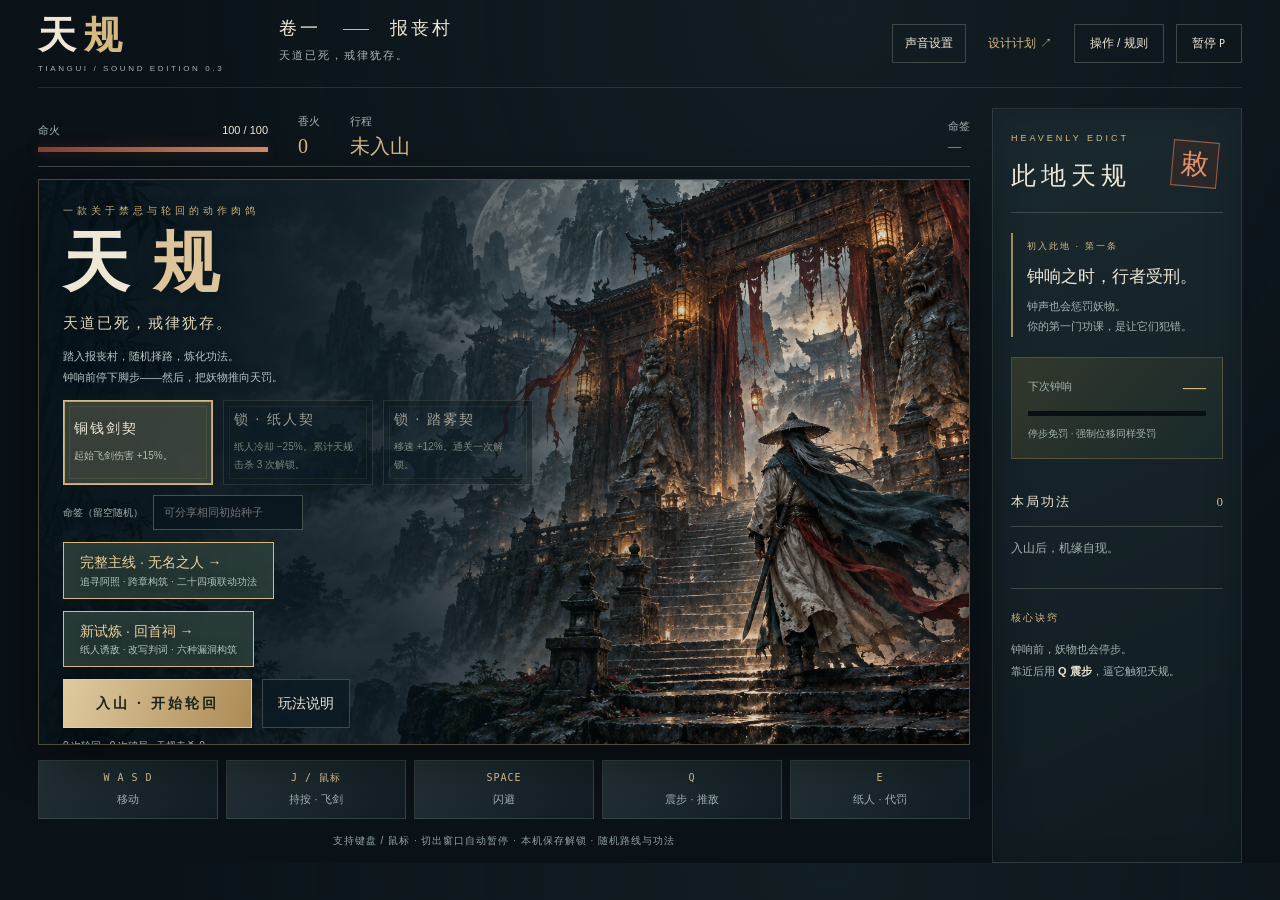
<file: index.html>
<!doctype html>
<html lang="zh-CN"><head><meta charset="utf-8"><meta name="viewport" content="width=device-width,initial-scale=1"><title>天规 · 报丧村</title><link rel="stylesheet" href="style.css"></head>
<body>
<header><a class="brand" href="index.html">天<span>规</span><small>TIANGUI / SOUND EDITION 0.3</small></a><div class="chapter">卷一 <i></i> 报丧村 <span>天道已死，戒律犹存。</span></div><nav><a href="plan.html" target="_blank">设计计划 ↗</a><button id="helpBtn">操作 / 规则</button><button id="pauseBtn">暂停 <kbd>P</kbd></button></nav></header>
<main><section class="game-column"><div class="hud"><div class="life"><span>命火 <b id="hpText">100 / 100</b></span><div class="bar"><div id="hpBar"></div></div></div><div class="hud-item">香火 <b id="coinText">0</b></div><div class="hud-item">行程 <b id="depthText">未入山</b></div><div class="hud-item seed">命签 <b id="seedText">—</b></div></div>
<div class="stage"><canvas id="game" width="1120" height="680" aria-label="天规游戏画面，WASD移动，J攻击，空格闪避，Q震步，E纸人"></canvas><div class="stage-caption"><span id="roomLabel">无名观 · 山门</span><span id="enemyLabel">以身入局 · 以律破局</span></div><div id="toast" role="status"></div><div id="overlay" class="overlay"></div></div>
<div class="skillbar"><div><kbd>W A S D</kbd><span>移动</span></div><div><kbd>J / 鼠标</kbd><span>持按 · 飞剑</span></div><button id="dashBtn"><kbd>SPACE</kbd><span id="dashLabel">闪避</span></button><button id="pushBtn"><kbd>Q</kbd><span id="pushLabel">震步 · 推敌</span></button><button id="paperBtn"><kbd>E</kbd><span id="paperLabel">纸人 · 代罚</span></button></div><p class="bottomnote">支持键盘 / 鼠标 · 切出窗口自动暂停 · 本机保存解锁 · 随机路线与功法</p></section>
<aside><div class="side-top"><span class="eyebrow">HEAVENLY EDICT</span><h2>此地天规</h2><span class="seal">敕</span></div><div id="rules"></div><div id="bellPanel" class="bell-panel"><span id="bellTitle">下次钟响</span><strong id="bellTime">—</strong><div class="bar"><div id="bellBar"></div></div><small>停步免罚 · 强制位移同样受罚</small></div><div class="build-heading"><h3>本局功法</h3><span id="buildCount">0</span></div><div id="buildList" class="build-list"><p class="muted">入山后，机缘自现。</p></div><div class="side-footer"><span>核心诀窍</span><p>钟响前，妖物也会停步。<br>靠近后用 <b>Q 震步</b>，逼它触犯天规。</p></div></aside></main>
<script src="art.js"></script><script src="audio.js"></script><script src="game.js"></script></body></html>
</file>
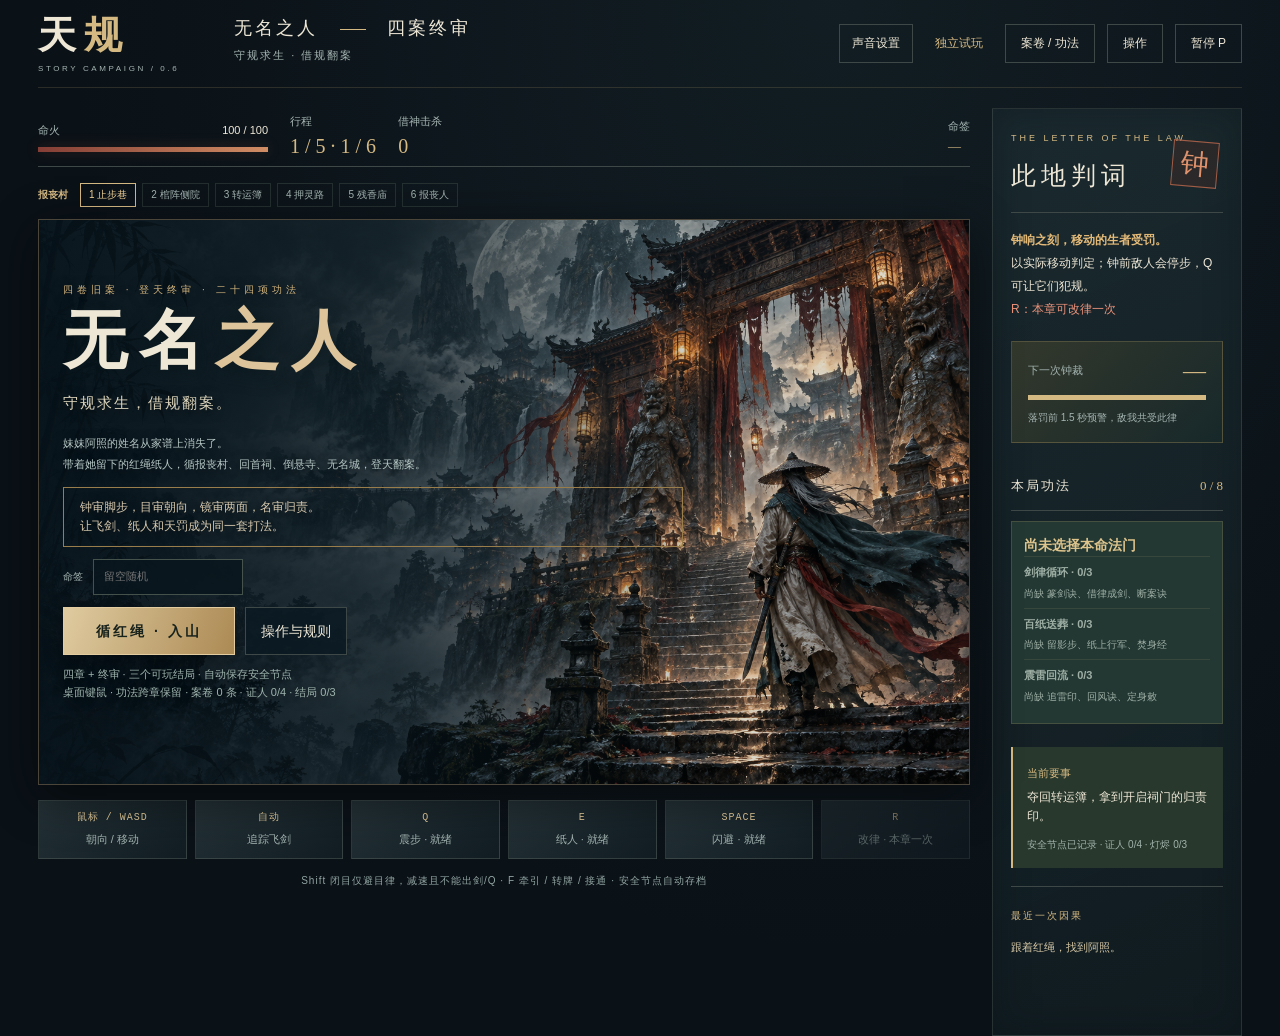
<file: campaign.html>
<!doctype html><html lang="zh-CN"><head><meta charset="utf-8"><meta name="viewport" content="width=device-width,initial-scale=1"><title>天规 · 无名之人 · 完整主线</title><link rel="stylesheet" href="style.css"><link rel="stylesheet" href="trial.css"><link rel="stylesheet" href="campaign.css"></head><body>
<header><a class="brand" href="index.html">天<span>规</span><small>STORY CAMPAIGN / 0.6</small></a><div class="chapter">无名之人 <i></i> 四案终审<span>守规求生 · 借规翻案</span></div><nav><a href="index.html">独立试玩</a><button id="bookBtn">案卷 / 功法</button><button id="helpBtn">操作</button><button id="pauseBtn">暂停 P</button></nav></header>
<main><section class="game-column"><div class="hud"><div class="life"><span>命火 <b id="hpText">100 / 100</b></span><div class="bar"><div id="hpBar"></div></div></div><div class="hud-item">行程 <b id="waveText">完整主线</b></div><div class="hud-item">借神击杀 <b id="lawText">0</b></div><div class="hud-item seed">命签 <b id="seedText">—</b></div></div><div id="journey" aria-label="章节路线"></div><div class="stage"><canvas id="game" width="1120" height="680" aria-label="规则试炼：WASD移动，鼠标控制朝向，飞剑自动发射并追踪，Q震步，E鼠标处纸人，R改律，Shift闭目"></canvas><div class="stage-caption"><span id="roomLabel">无名观 · 红绳</span><span id="enemyLabel">找到阿照</span></div><div id="verdict" aria-live="polite"></div><div id="toast" role="status"></div><div id="overlay" class="overlay"></div></div>
<div class="skillbar"><div><kbd>鼠标 / WASD</kbd><span>朝向 / 移动</span></div><div><kbd>自动</kbd><span>追踪飞剑</span></div><button id="pushBtn"><kbd>Q</kbd><span id="pushLabel">震步</span></button><button id="paperBtn"><kbd>E</kbd><span id="paperLabel">放纸人</span></button><button id="dashBtn"><kbd>SPACE</kbd><span id="dashLabel">闪避</span></button><button id="editBtn"><kbd>R</kbd><span id="editLabel">改律 · 一次</span></button></div><p class="bottomnote">Shift 闭目仅避目律，减速且不能出剑/Q · F 牵引 / 转牌 / 接通 · 安全节点自动存档</p></section>
<aside><div class="side-top"><span class="eyebrow">THE LETTER OF THE LAW</span><h2>此地判词</h2><span class="seal" id="chapterSeal">钟</span></div><div id="rules"></div><div class="bell-panel" id="bellPanel"><span id="bellTitle">神像将睁眼</span><strong id="bellTime">—</strong><div class="bar"><div id="bellBar"></div></div><small><span id="lawHint">落罚前 1.5 秒预警，敌我共受此律</span></small></div><div class="build-heading"><h3>本局功法</h3><span id="buildCount">0 / 8</span></div><div id="buildList" class="build-list"></div><div class="objective"><span>当前要事</span><p id="objectiveText">找到阿照。</p><small id="saveStatus">安全节点自动存档</small></div><div class="side-footer"><span>最近一次因果</span><p id="causeLog">先将纸人放到神像脚下，让妖物转头；你也必须避开视线或闭目。</p></div></aside></main>
<script src="art.js"></script><script src="audio.js"></script><script src="campaign-core.js"></script><script src="campaign.js"></script></body></html>
</file>
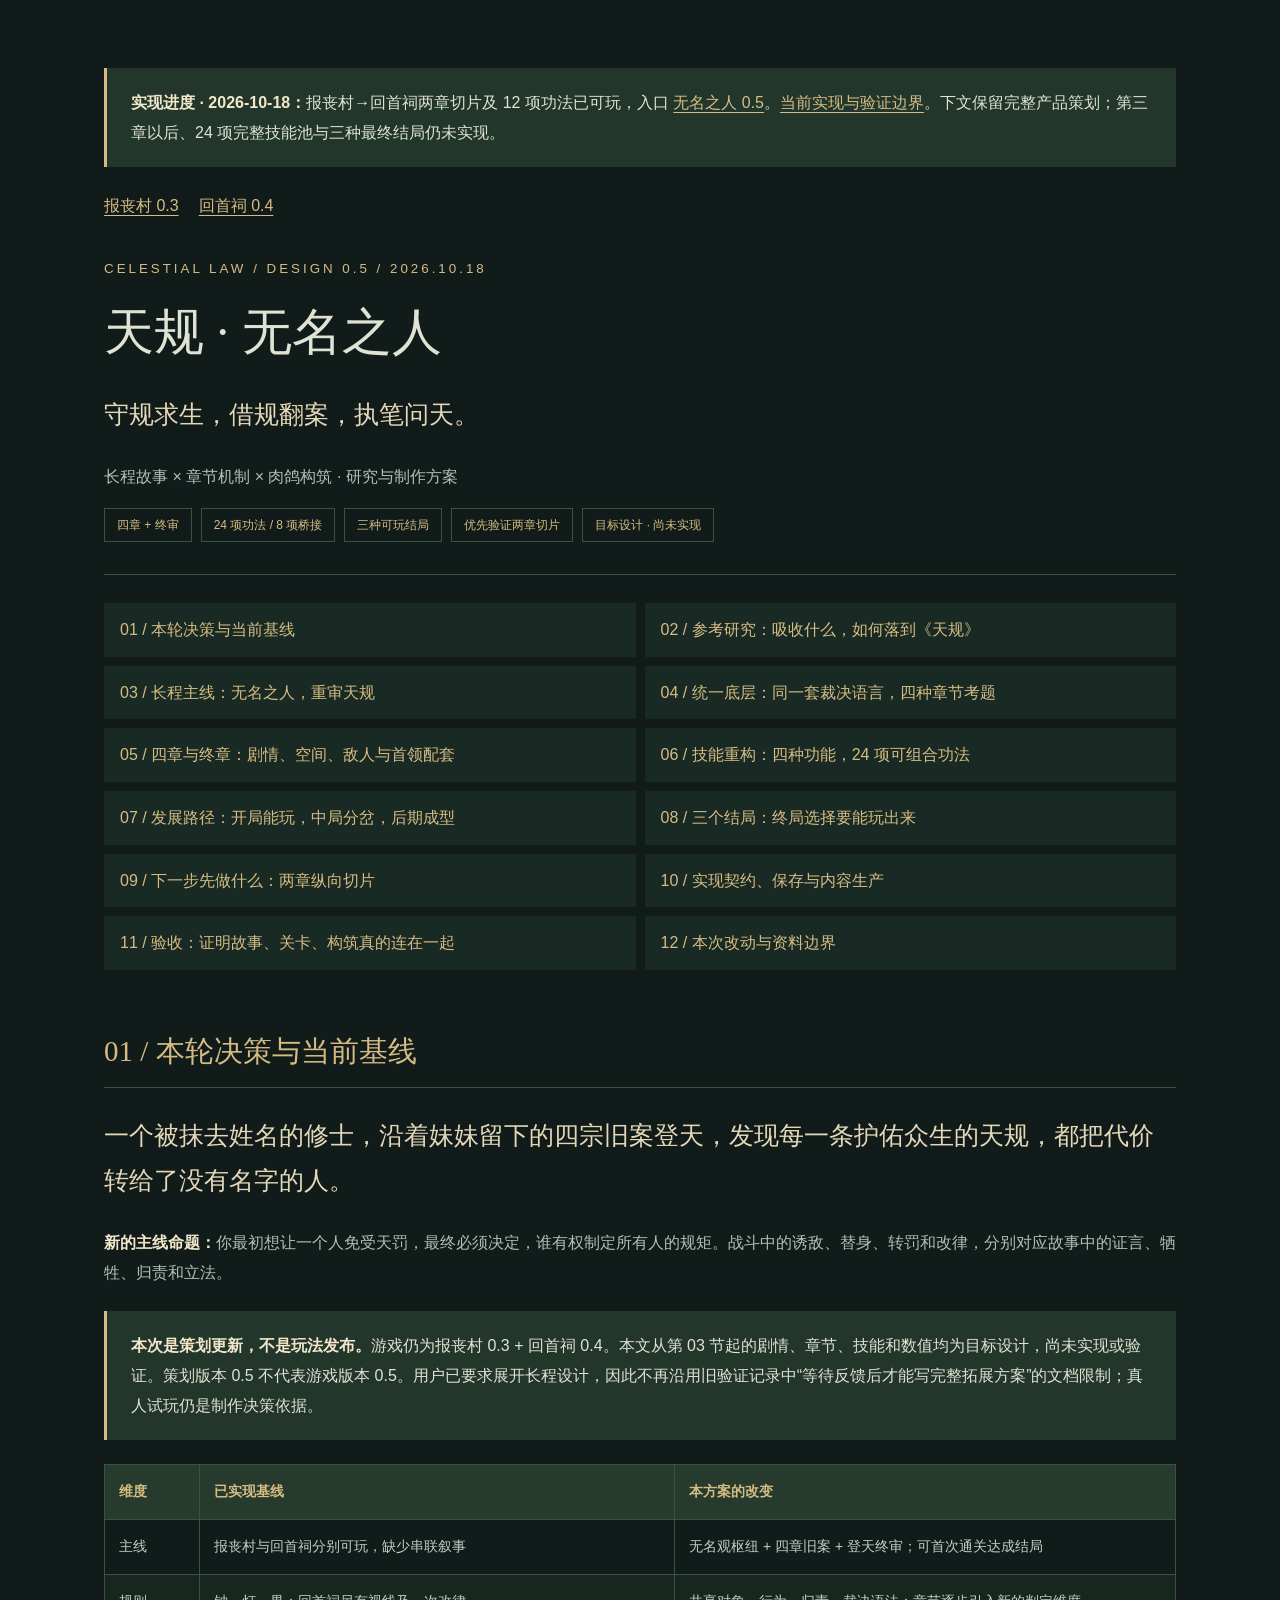
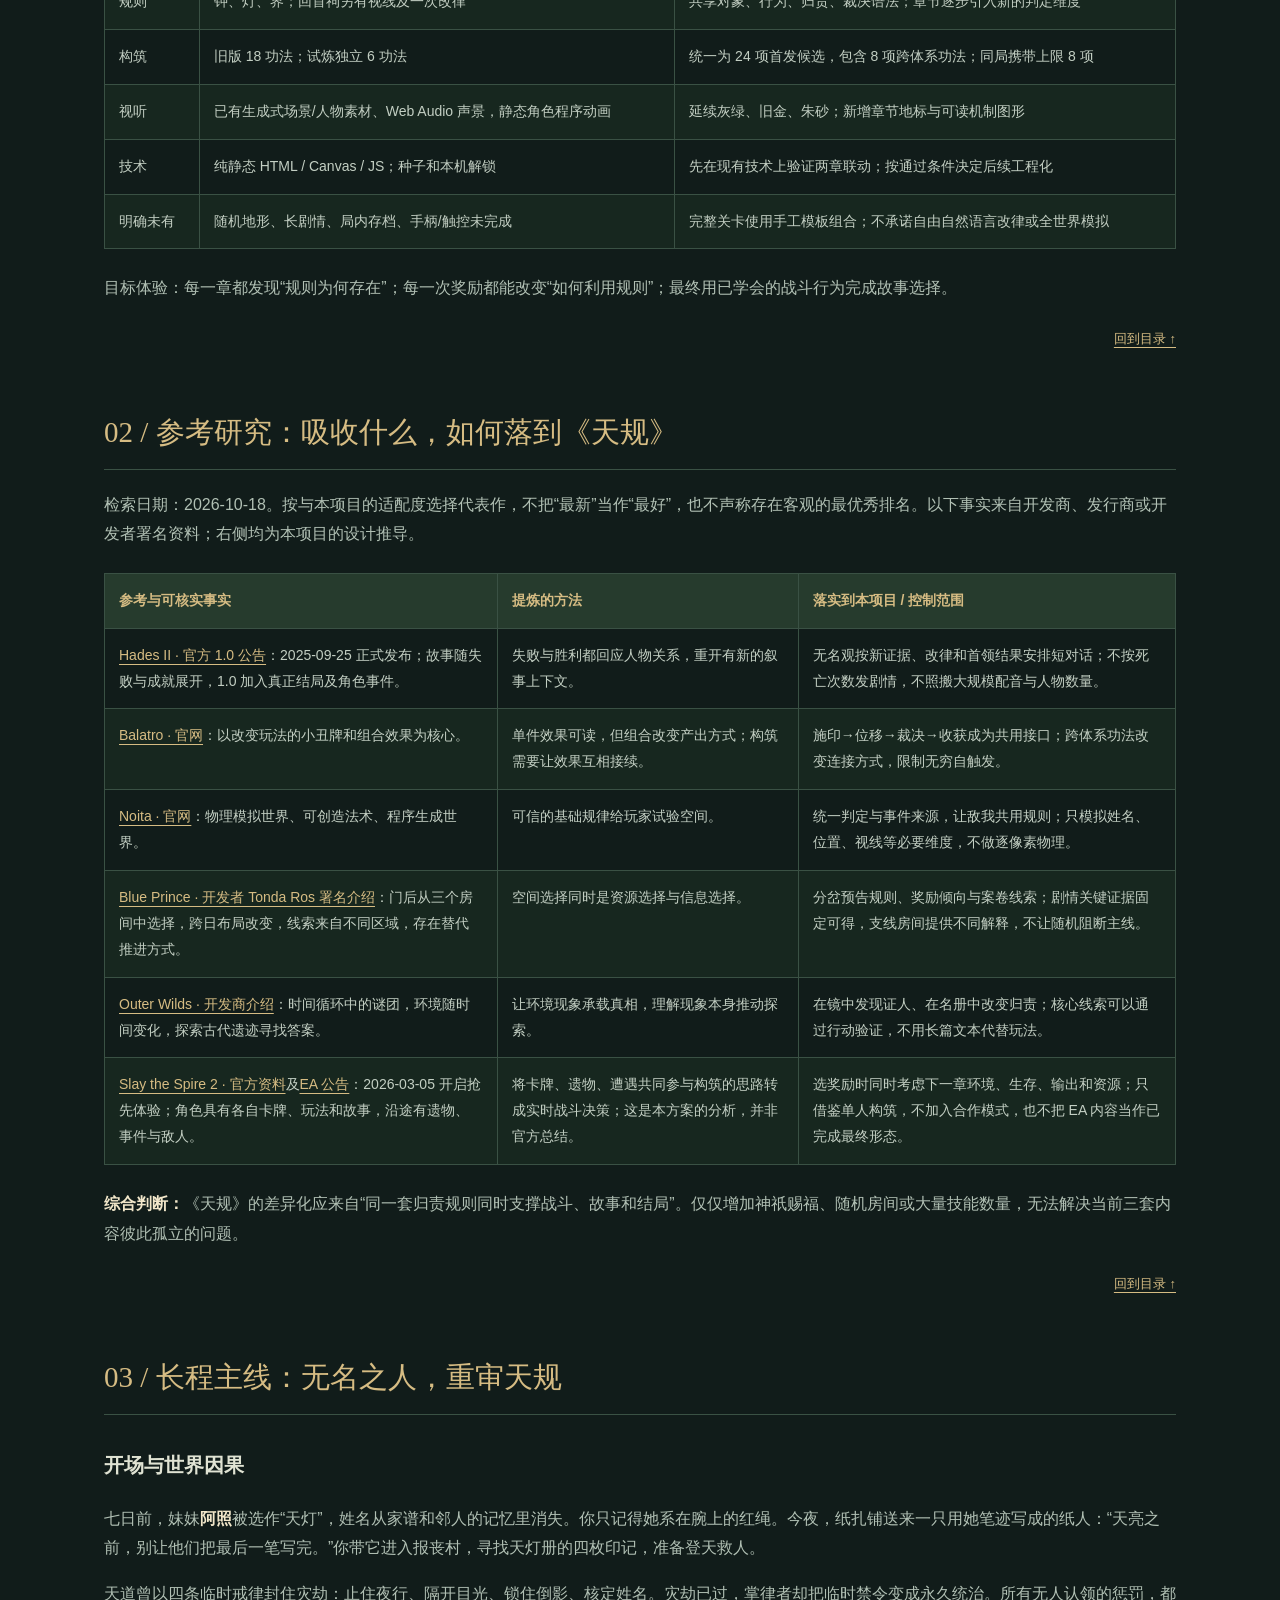
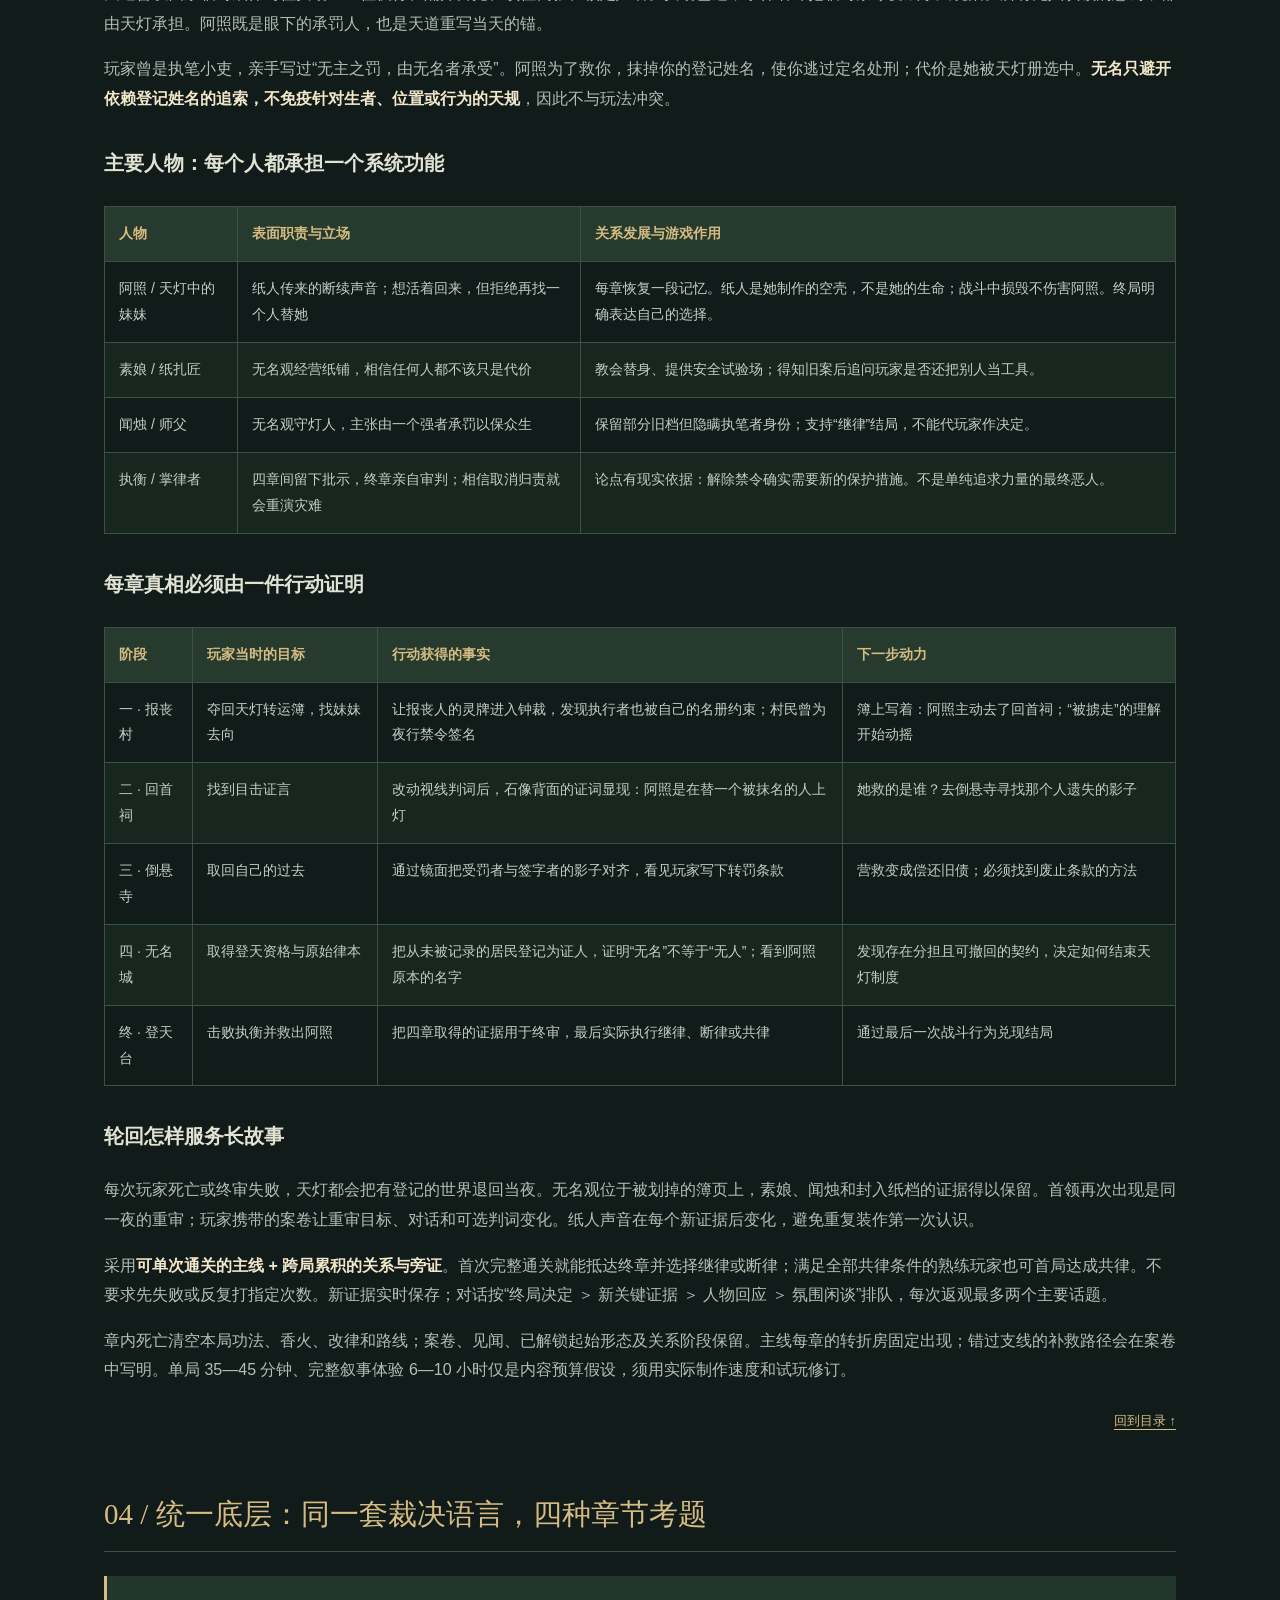
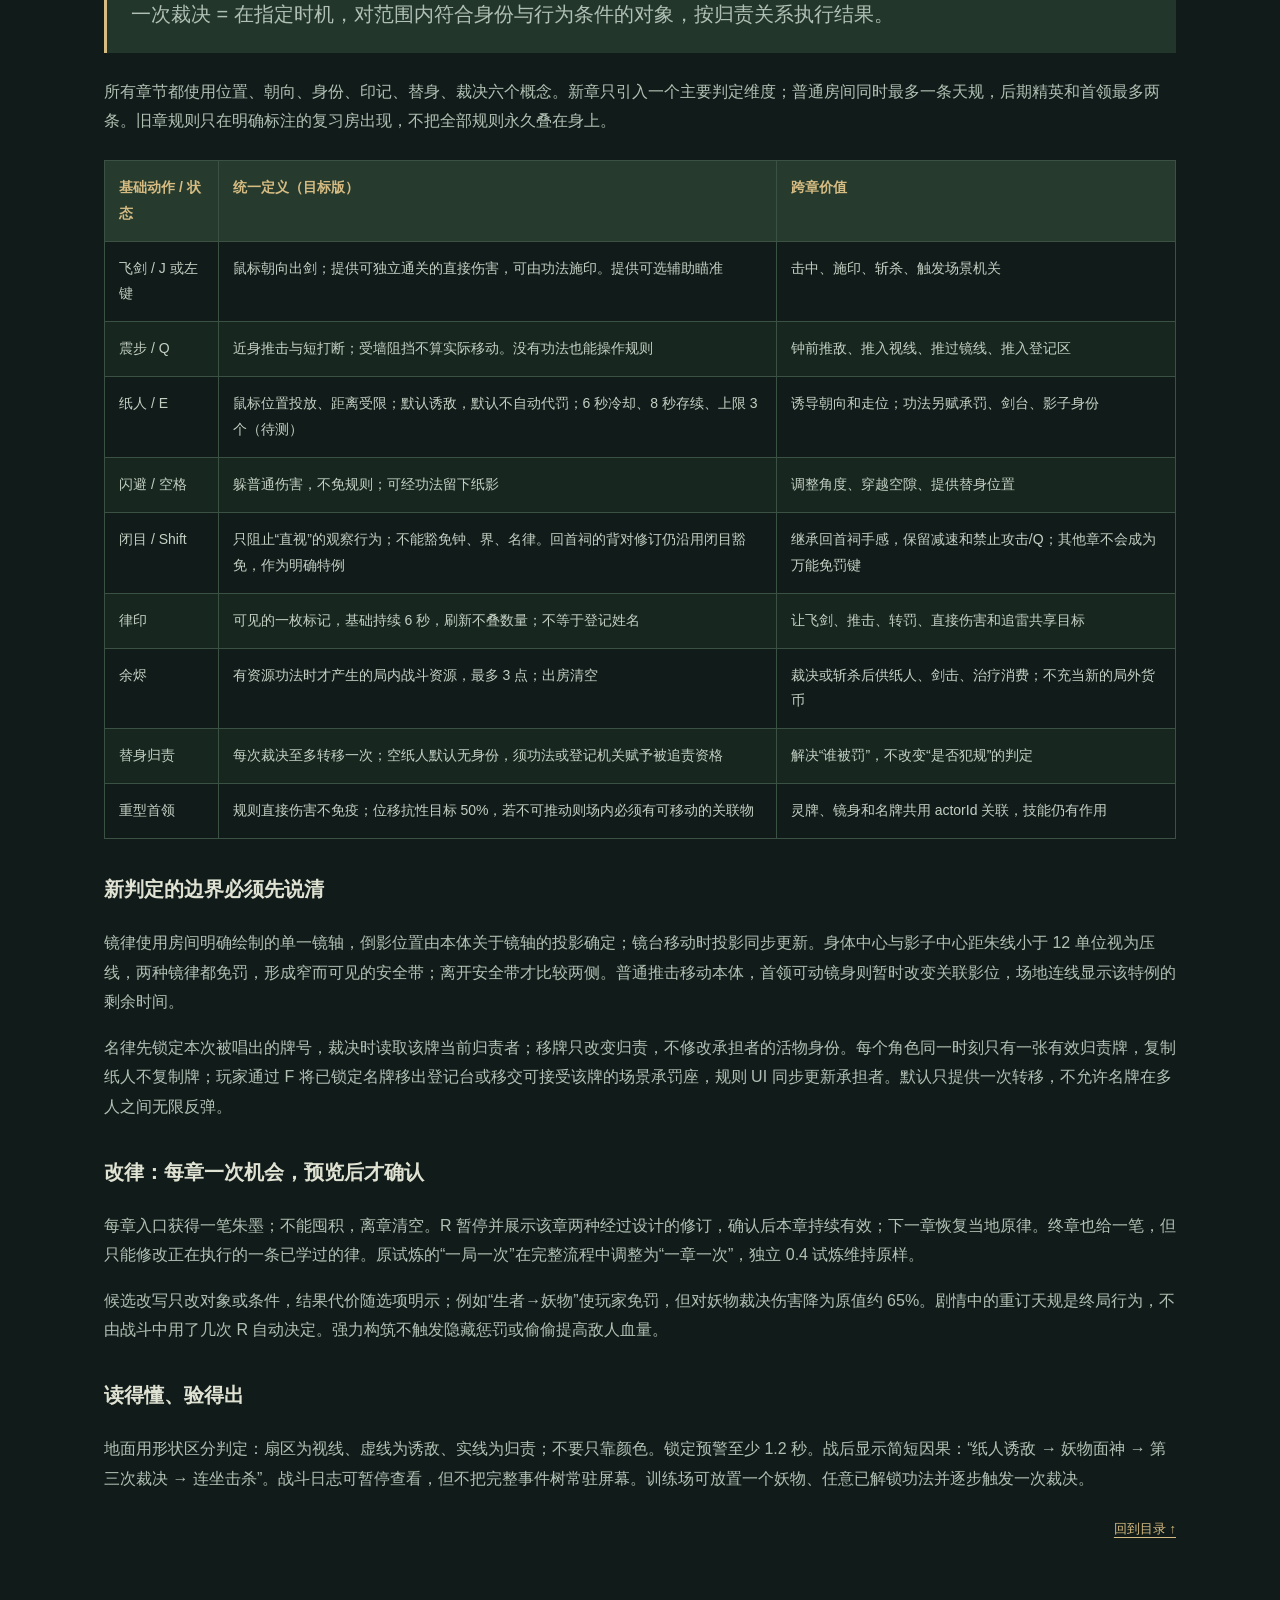
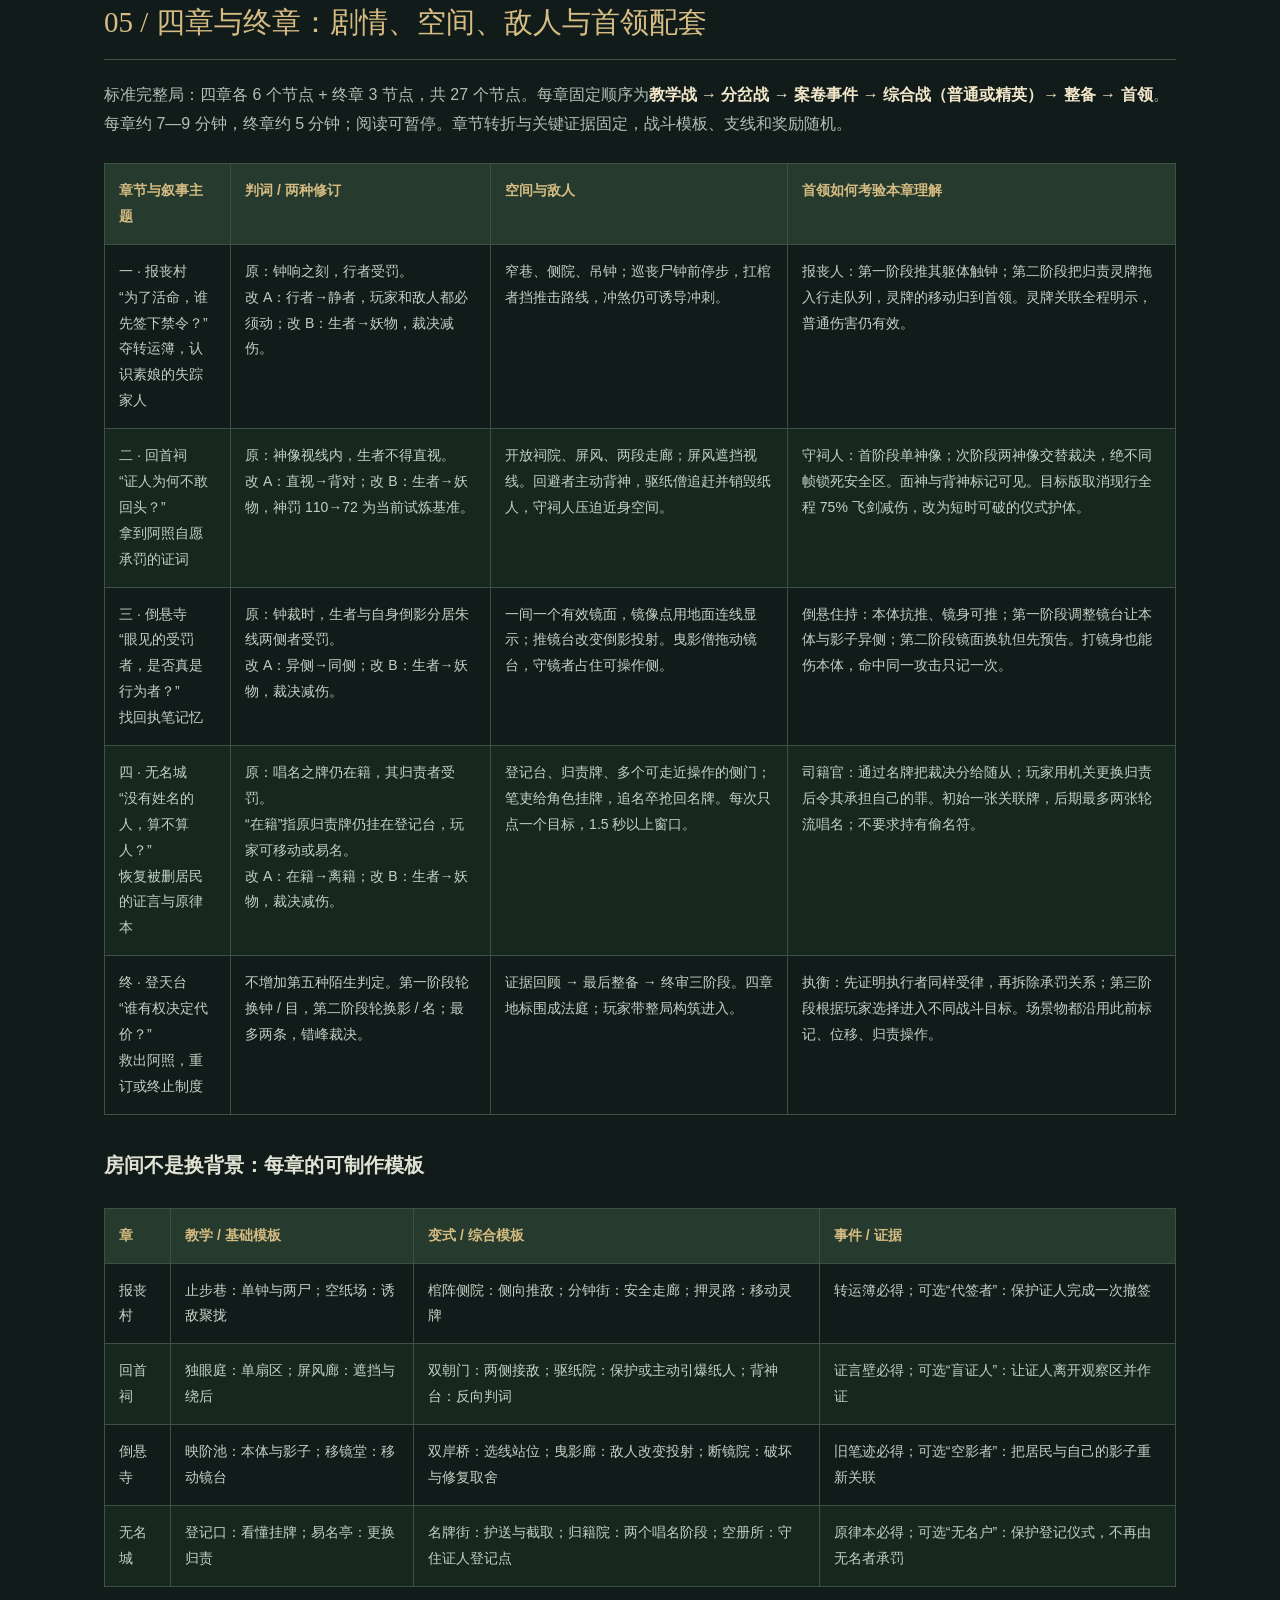
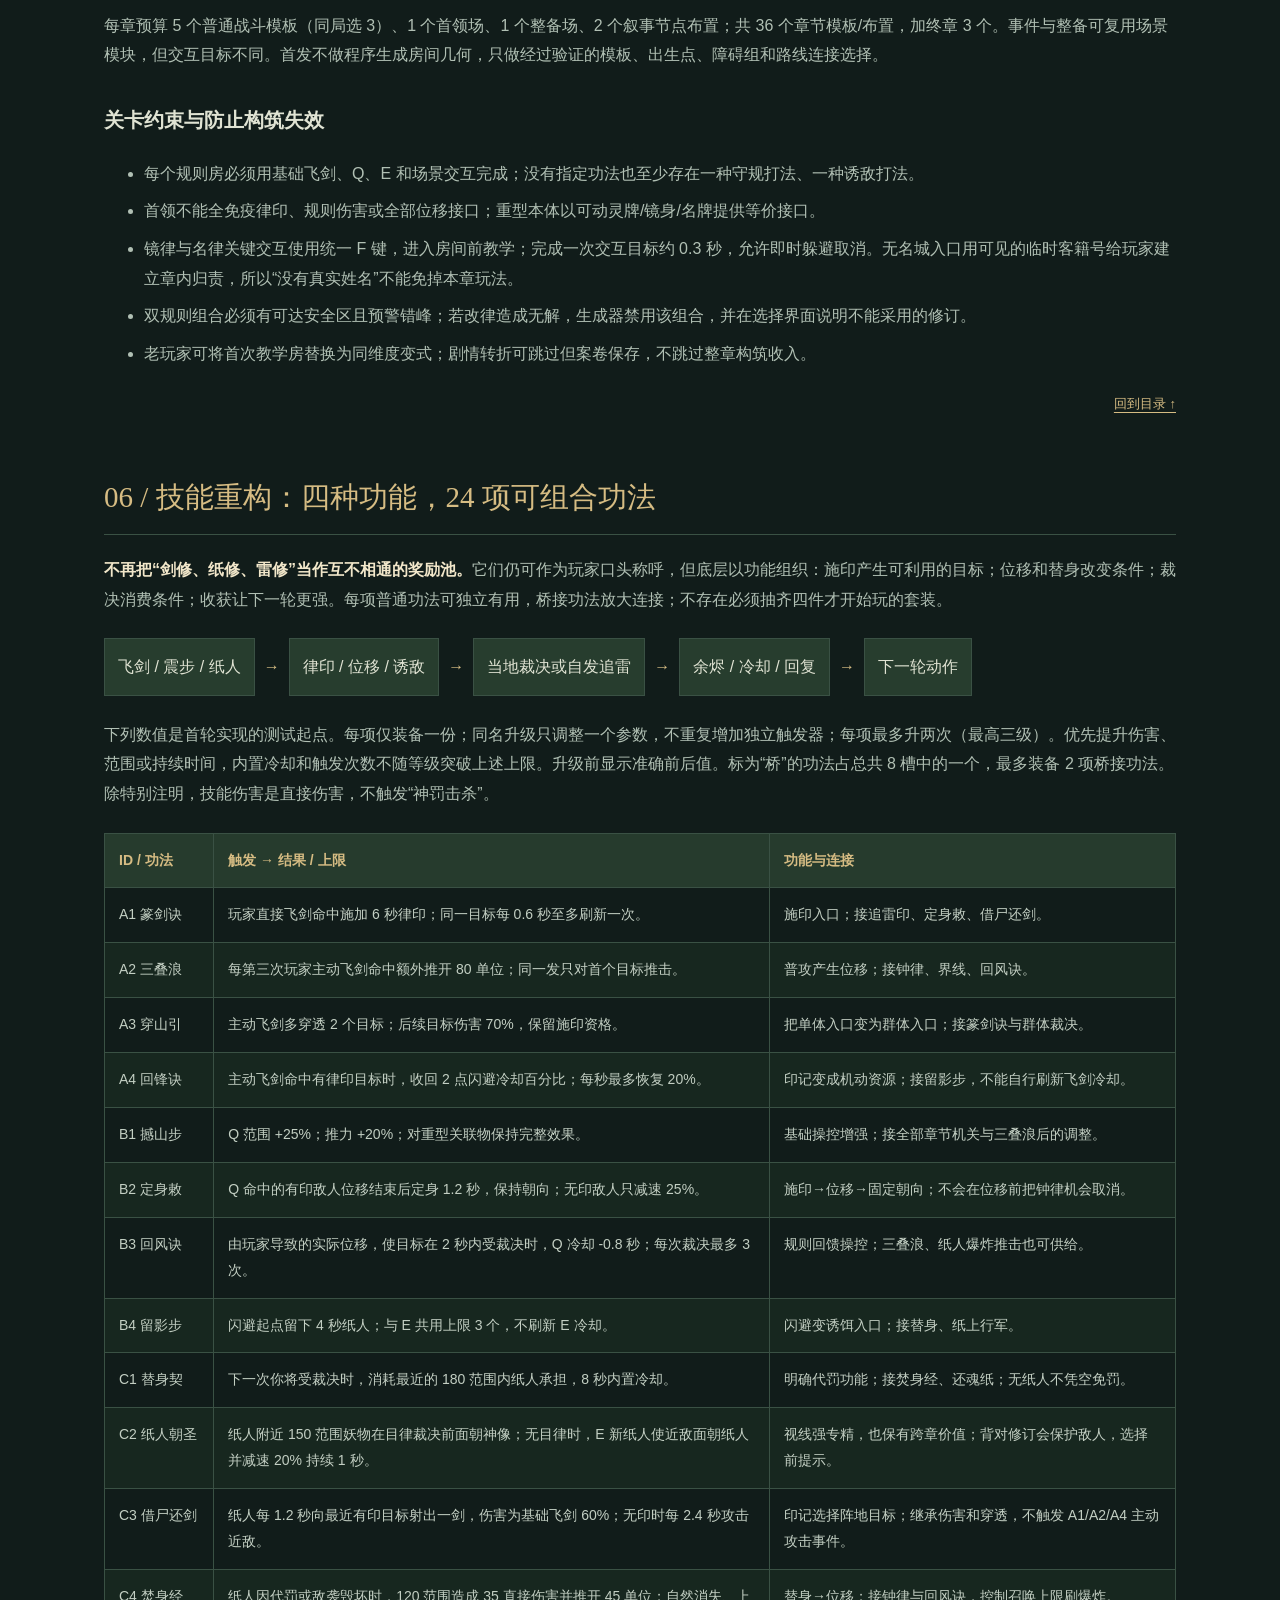
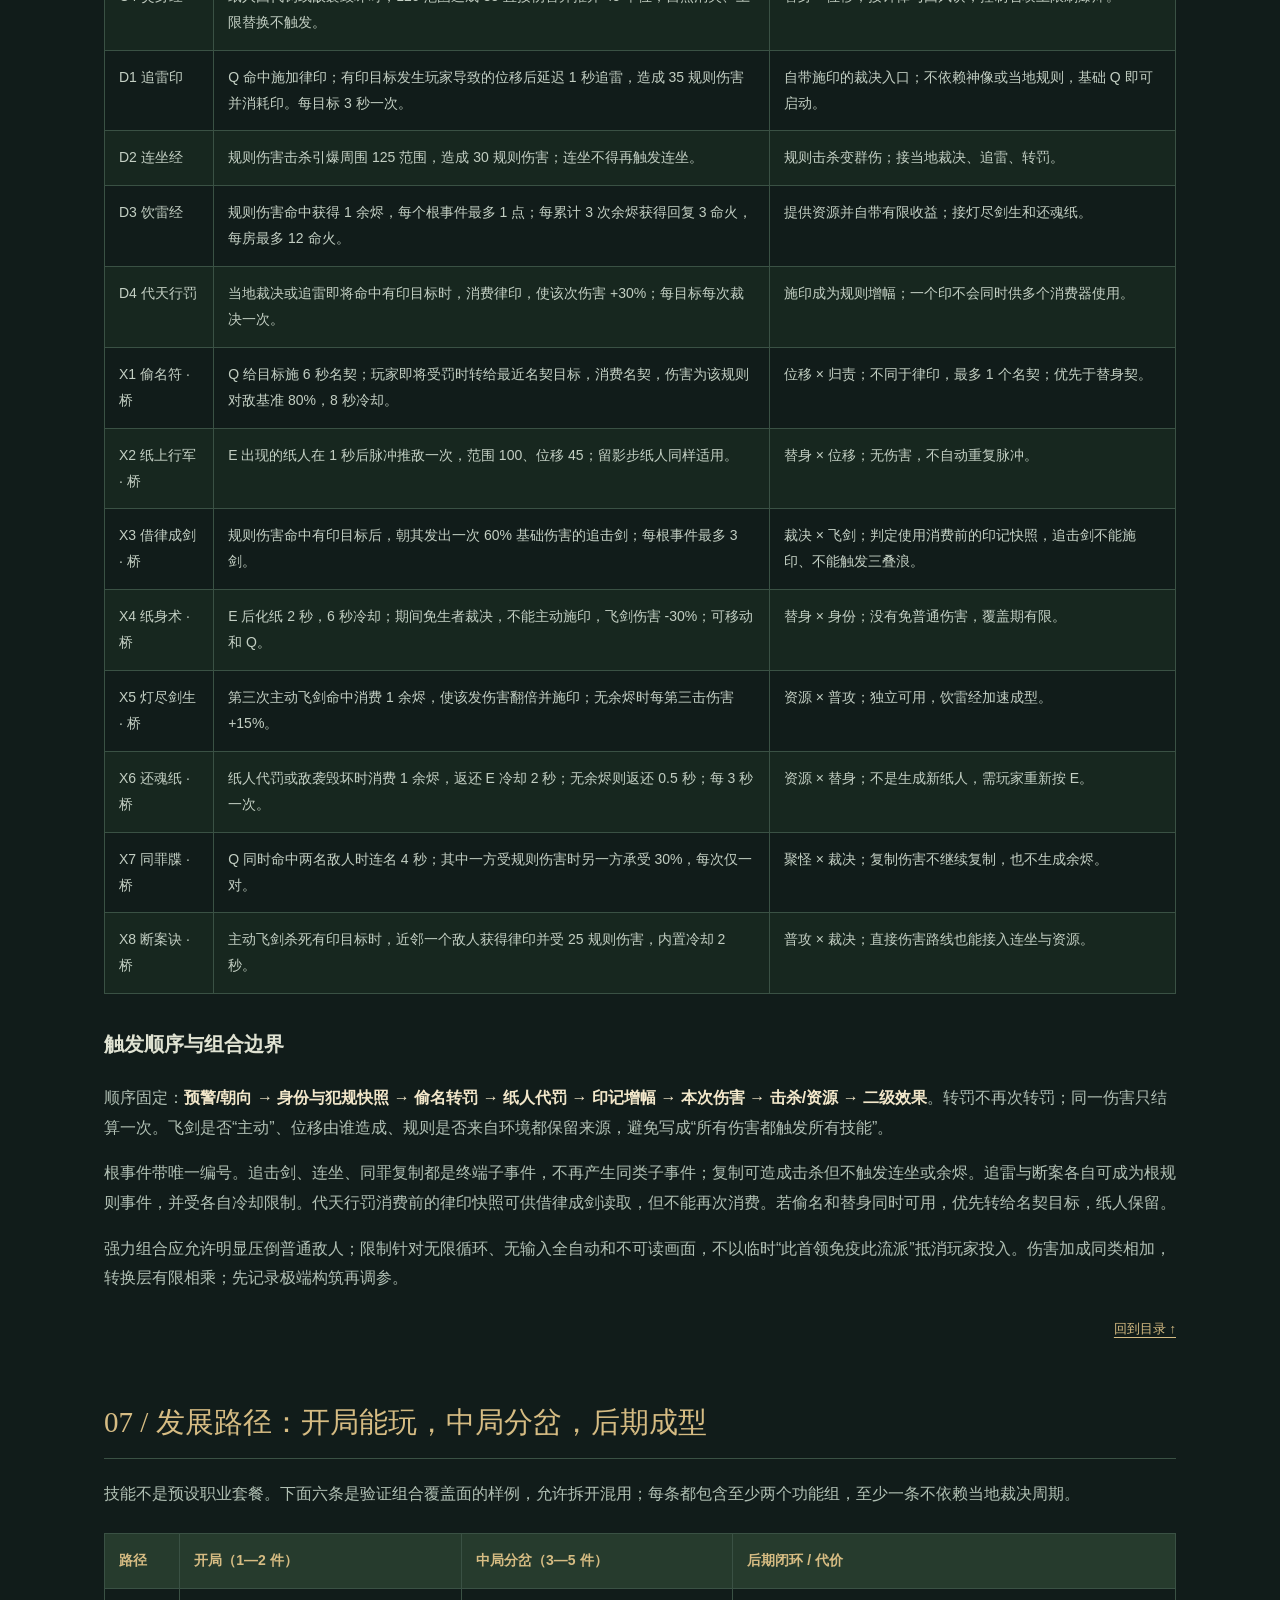
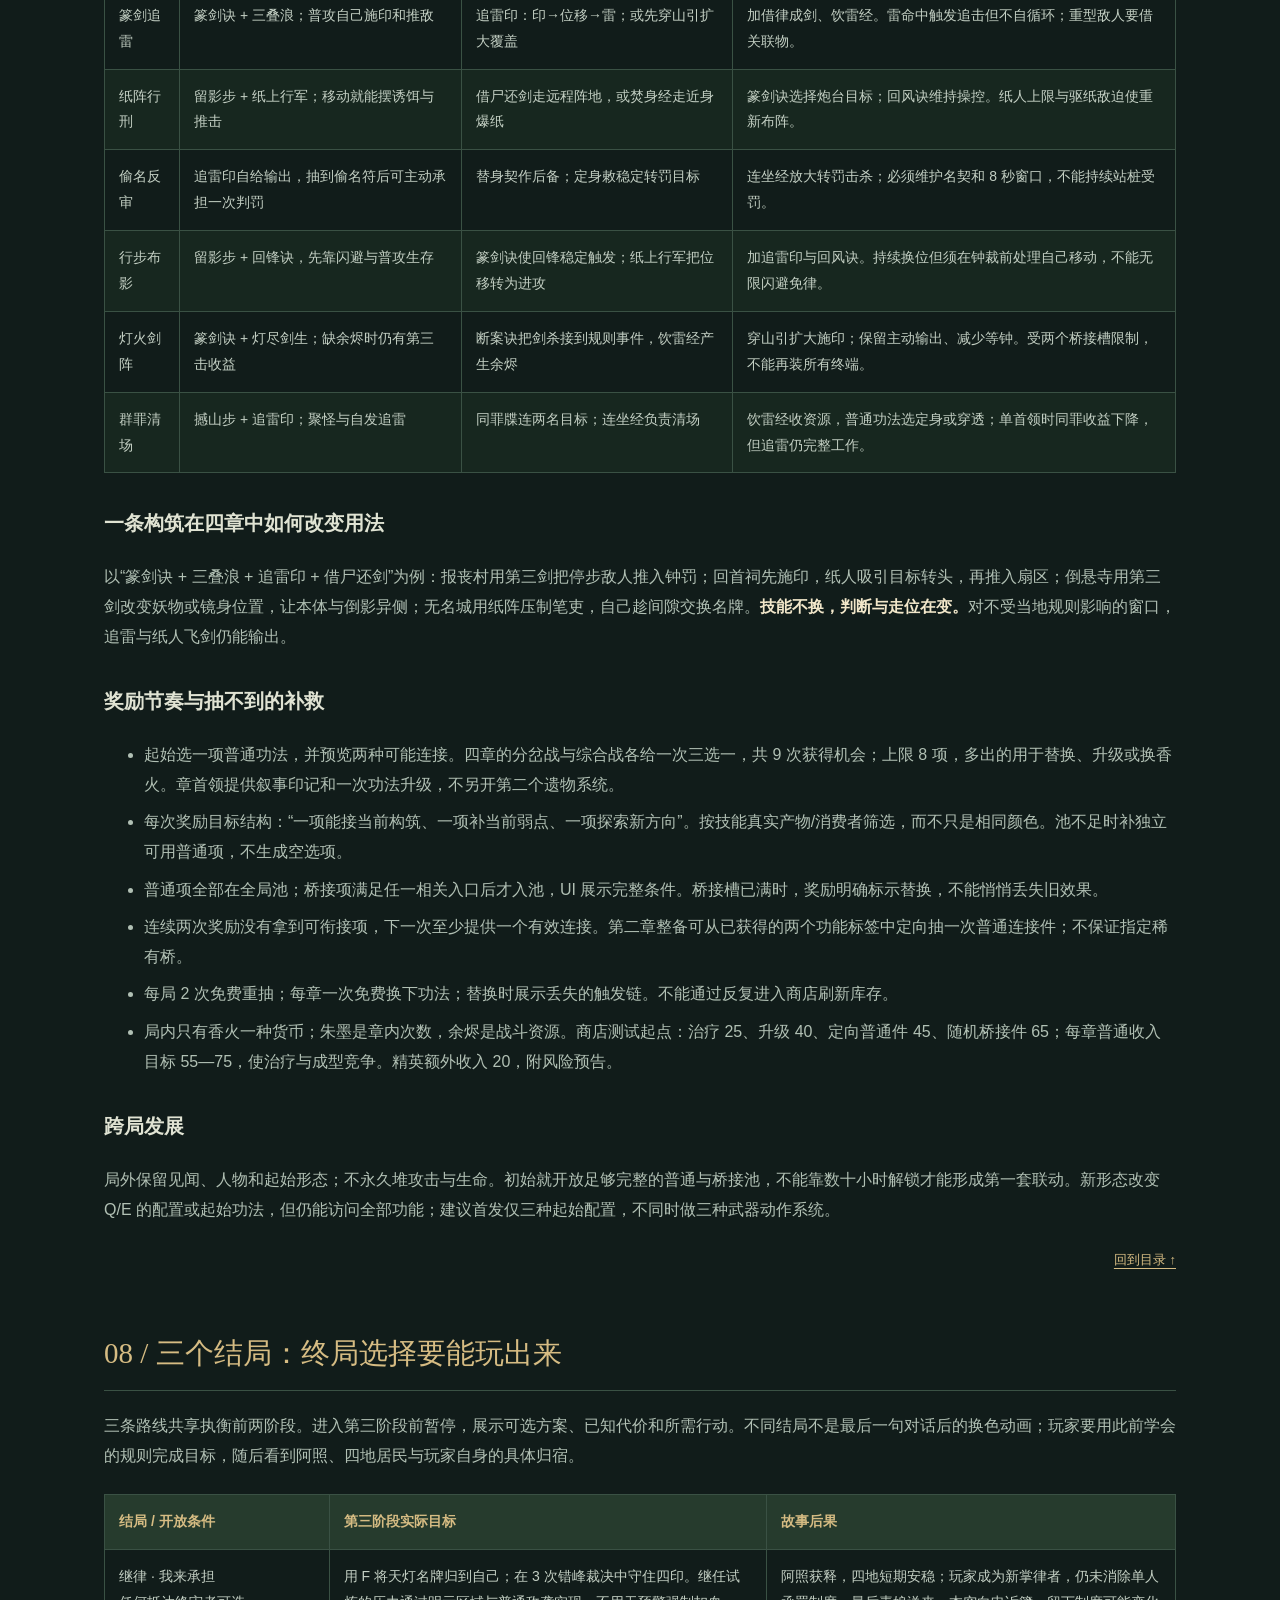
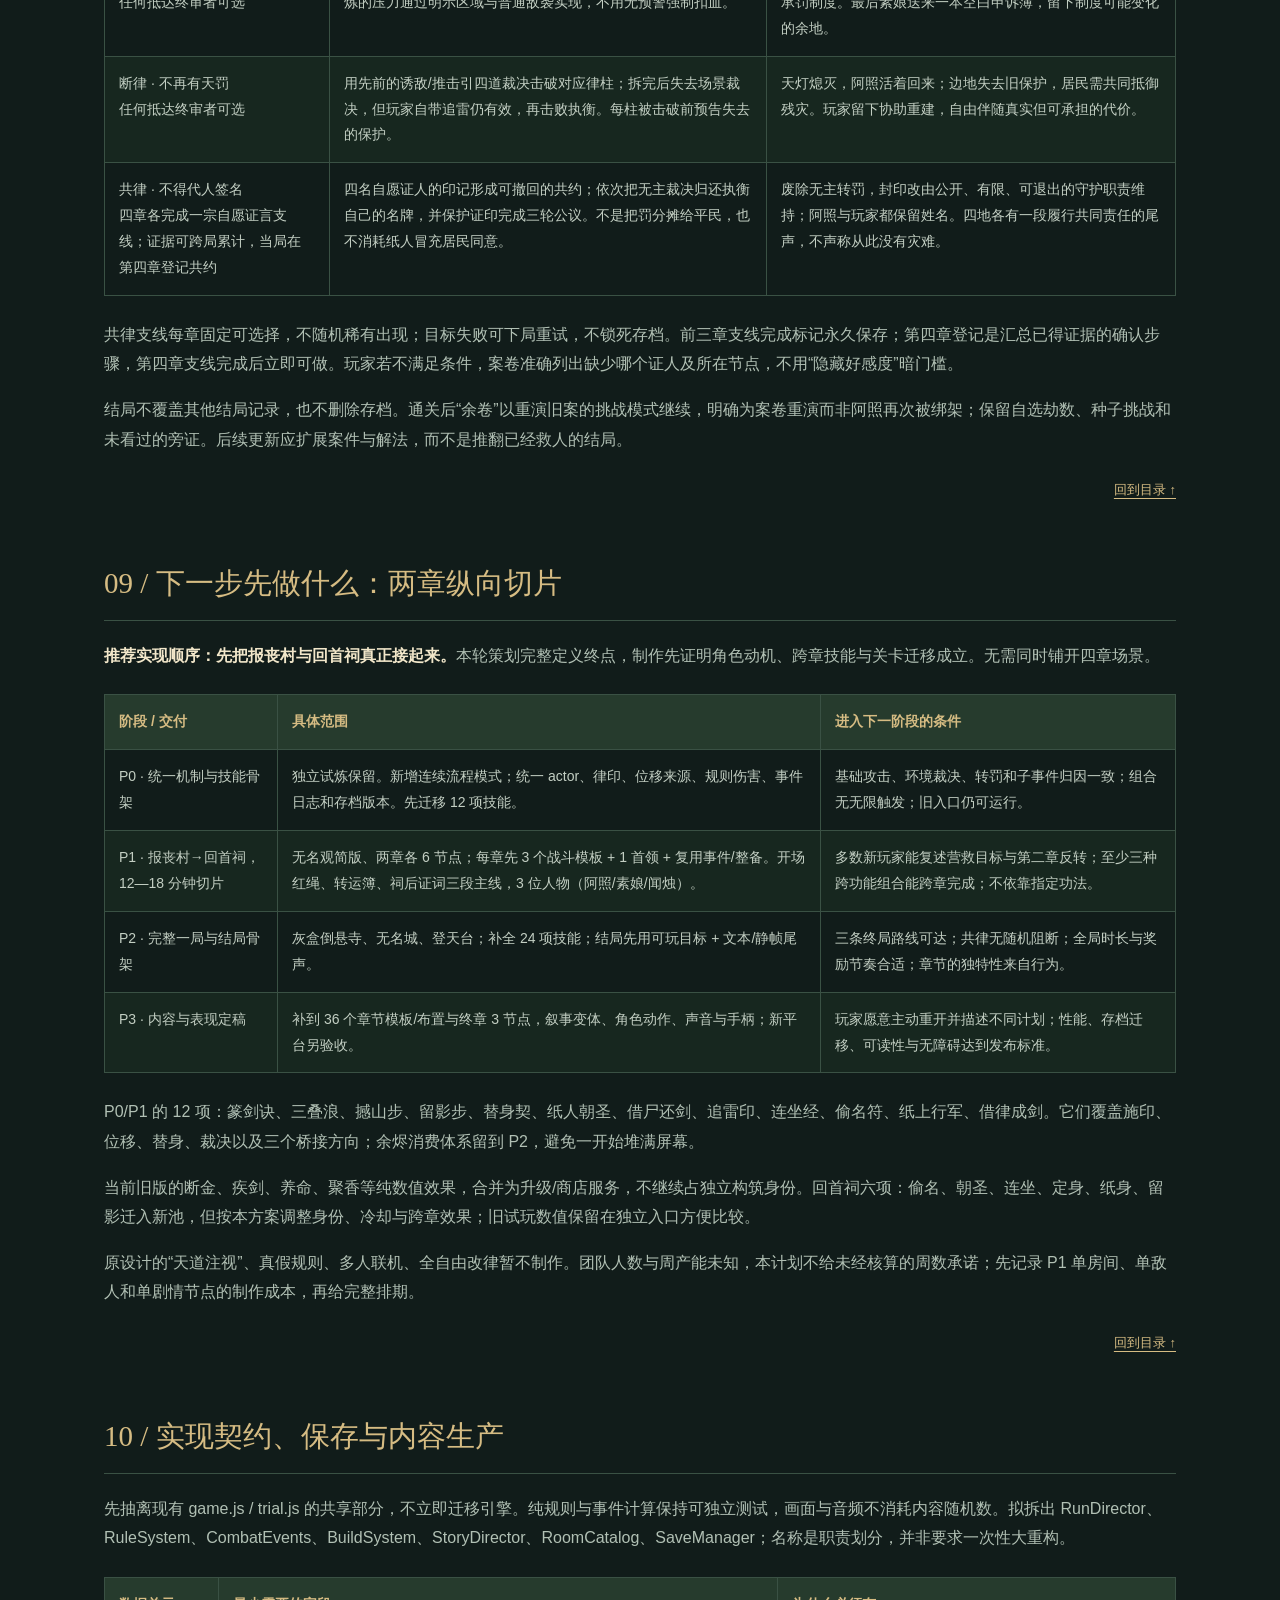
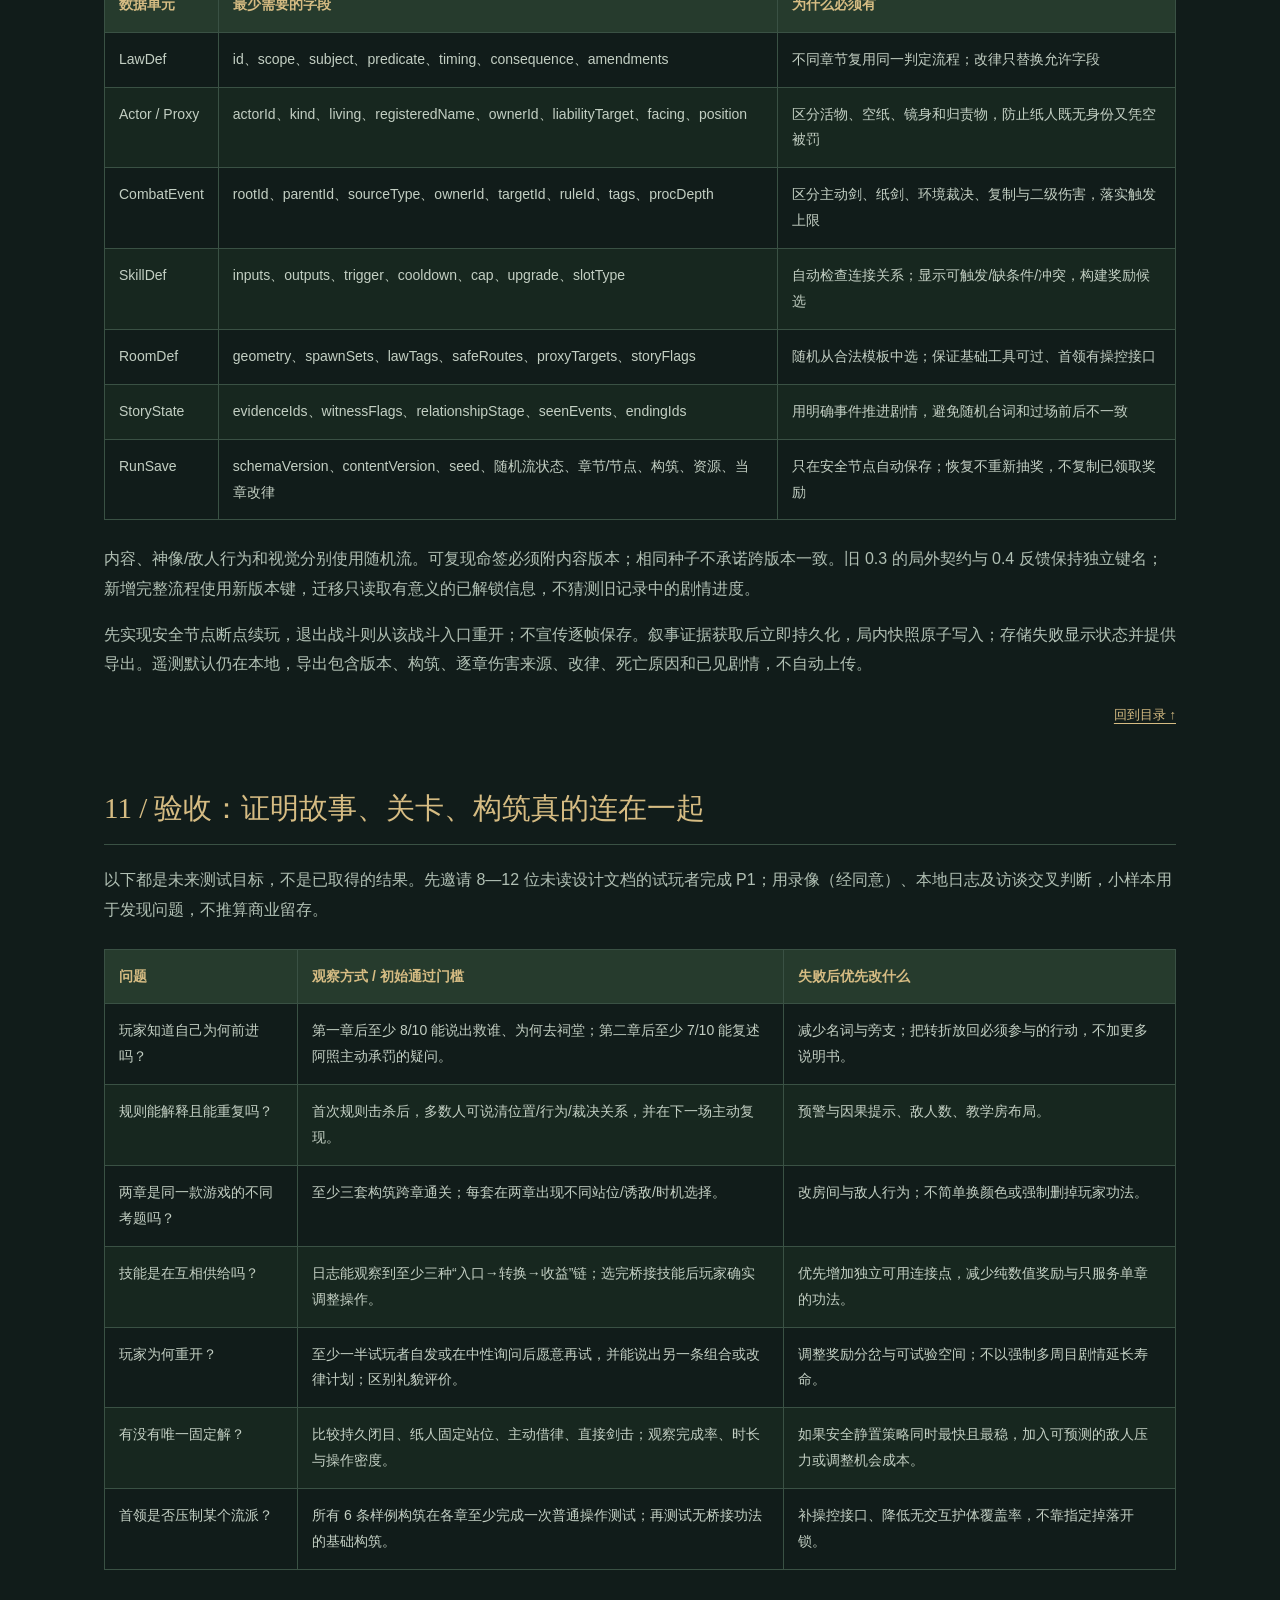
<file: plan.html>
<!doctype html><html lang="zh-CN"><head><meta charset="utf-8"><meta name="viewport" content="width=device-width,initial-scale=1"><title>天规 · 长程故事、关卡与构筑策划 0.5</title><style>
:root{color-scheme:dark;--bg:#111c1a;--panel:#192a24;--ink:#e0e3d3;--muted:#b1c0b4;--gold:#d6bc83;--line:#3a5144}*{box-sizing:border-box}html{scroll-behavior:smooth}body{margin:0;background:var(--bg);color:var(--ink);font:16px/1.85 -apple-system,"PingFang SC","Microsoft Yahei",sans-serif}main{max-width:1160px;margin:auto;padding:44px 44px 100px}a{color:var(--gold);text-underline-offset:4px}header{padding:32px 0;border-bottom:1px solid var(--line)}header small{letter-spacing:3px;color:var(--gold)}h1{font:50px/1.4 "Songti SC",serif;margin:15px 0}h2{font:29px/1.5 "Songti SC",serif;color:var(--gold);margin:60px 0 20px;border-bottom:1px solid var(--line);padding-bottom:14px;scroll-margin-top:20px}h3{font-size:20px;margin-top:32px}p,li{color:var(--muted)}strong{color:#f2e7ca}.lead{font:25px/1.8 "Songti SC",serif;color:#e4d8b9}.note,.formula{padding:20px 24px;background:#22362b;border-left:3px solid var(--gold);margin:24px 0}.formula{font-size:20px}.toc{display:grid;grid-template-columns:repeat(2,minmax(0,1fr));gap:9px;margin:28px 0}.toc a{padding:12px 16px;background:var(--panel);text-decoration:none}.table-wrap{overflow-x:auto;margin:24px 0}table{border-collapse:collapse;width:100%;font-size:14px;min-width:700px}th,td{border:1px solid var(--line);padding:14px;vertical-align:top;text-align:left}th{background:#263b2d;color:var(--gold)}td{color:#c3cfc3}tbody tr:nth-child(even){background:#17271f}li{margin:8px 0}.chips,.flow{display:flex;gap:9px;flex-wrap:wrap}.chips span{border:1px solid var(--line);padding:5px 12px;color:var(--gold);font-size:12px}.flow{margin:24px 0;align-items:center}.flow span{padding:13px;background:#273d2e;border:1px solid var(--line)}.flow i{color:var(--gold);font-style:normal}.muted{font-size:13px;color:#95a895}.toplinks{display:flex;gap:20px;flex-wrap:wrap}.backtop{display:block;text-align:right;font-size:13px;margin-top:24px}footer{margin-top:48px;border-top:1px solid var(--line);padding-top:20px}@media(max-width:700px){main{padding:24px 18px 64px}h1{font-size:34px}h2{font-size:25px}.lead{font-size:21px}.toc{grid-template-columns:1fr}table{font-size:13px}th,td{padding:10px}}@media print{body{background:#fff;color:#222;font-size:11pt}main{max-width:none;padding:0}p,li,td{color:#222}h1,h2,h3,strong,a{color:#3d3223}.toc,.toplinks,.backtop{display:none}table{min-width:0;font-size:9pt}.table-wrap{overflow:visible}th,tbody tr:nth-child(even),.note,.formula{background:#f1f2ed;color:#222}h2,h3{break-after:avoid}tr{break-inside:avoid}.chips span{color:#333}}
</style></head><body><main id="top"><div class="note"><strong>实现进度 · 2026-10-18：</strong>报丧村→回首祠两章切片及 12 项功法已可玩，入口 <a href="campaign.html">无名之人 0.5</a>。<a href="CAMPAIGN_VALIDATION.md">当前实现与验证边界</a>。下文保留完整产品策划；第三章以后、24 项完整技能池与三种最终结局仍未实现。</div><div class="toplinks"><a href="index.html">报丧村 0.3</a><a href="trial.html">回首祠 0.4</a></div><header><small>CELESTIAL LAW / DESIGN 0.5 / 2026.10.18</small><h1>天规 · 无名之人</h1><p class="lead">守规求生，借规翻案，执笔问天。</p><p>长程故事 × 章节机制 × 肉鸽构筑 · 研究与制作方案</p><div class="chips"><span>四章 + 终审</span><span>24 项功法 / 8 项桥接</span><span>三种可玩结局</span><span>优先验证两章切片</span><span>目标设计 · 尚未实现</span></div></header><nav class="toc" aria-label="策划目录"><a href="#direction">01 / 本轮决策与当前基线</a><a href="#research">02 / 参考研究：吸收什么，如何落到《天规》</a><a href="#story">03 / 长程主线：无名之人，重审天规</a><a href="#laws">04 / 统一底层：同一套裁决语言，四种章节考题</a><a href="#chapters">05 / 四章与终章：剧情、空间、敌人与首领配套</a><a href="#skills">06 / 技能重构：四种功能，24 项可组合功法</a><a href="#builds">07 / 发展路径：开局能玩，中局分岔，后期成型</a><a href="#endings">08 / 三个结局：终局选择要能玩出来</a><a href="#slice">09 / 下一步先做什么：两章纵向切片</a><a href="#architecture">10 / 实现契约、保存与内容生产</a><a href="#validation">11 / 验收：证明故事、关卡、构筑真的连在一起</a><a href="#changes">12 / 本次改动与资料边界</a></nav><section aria-labelledby="direction"><h2 id="direction">01 / 本轮决策与当前基线</h2>
<p class="lead">一个被抹去姓名的修士，沿着妹妹留下的四宗旧案登天，发现每一条护佑众生的天规，都把代价转给了没有名字的人。</p>
<p><strong>新的主线命题：</strong>你最初想让一个人免受天罚，最终必须决定，谁有权制定所有人的规矩。战斗中的诱敌、替身、转罚和改律，分别对应故事中的证言、牺牲、归责和立法。</p>
<div class="note"><strong>本次是策划更新，不是玩法发布。</strong>游戏仍为报丧村 0.3 + 回首祠 0.4。本文从第 03 节起的剧情、章节、技能和数值均为目标设计，尚未实现或验证。策划版本 0.5 不代表游戏版本 0.5。用户已要求展开长程设计，因此不再沿用旧验证记录中“等待反馈后才能写完整拓展方案”的文档限制；真人试玩仍是制作决策依据。</div>
<div class="table-wrap"><table><thead><tr><th>维度</th><th>已实现基线</th><th>本方案的改变</th></tr></thead><tbody><tr><td>主线</td><td>报丧村与回首祠分别可玩，缺少串联叙事</td><td>无名观枢纽 + 四章旧案 + 登天终审；可首次通关达成结局</td></tr><tr><td>规则</td><td>钟、灯、界；回首祠另有视线及一次改律</td><td>共享对象、行为、归责、裁决语法；章节逐步引入新的判定维度</td></tr><tr><td>构筑</td><td>旧版 18 功法；试炼独立 6 功法</td><td>统一为 24 项首发候选，包含 8 项跨体系功法；同局携带上限 8 项</td></tr><tr><td>视听</td><td>已有生成式场景/人物素材、Web Audio 声景，静态角色程序动画</td><td>延续灰绿、旧金、朱砂；新增章节地标与可读机制图形</td></tr><tr><td>技术</td><td>纯静态 HTML / Canvas / JS；种子和本机解锁</td><td>先在现有技术上验证两章联动；按通过条件决定后续工程化</td></tr><tr><td>明确未有</td><td>随机地形、长剧情、局内存档、手柄/触控未完成</td><td>完整关卡使用手工模板组合；不承诺自由自然语言改律或全世界模拟</td></tr></tbody></table></div><p>目标体验：每一章都发现“规则为何存在”；每一次奖励都能改变“如何利用规则”；最终用已学会的战斗行为完成故事选择。</p><a class="backtop" href="#top">回到目录 ↑</a></section><section aria-labelledby="research"><h2 id="research">02 / 参考研究：吸收什么，如何落到《天规》</h2>
<p>检索日期：2026-10-18。按与本项目的适配度选择代表作，不把“最新”当作“最好”，也不声称存在客观的最优秀排名。以下事实来自开发商、发行商或开发者署名资料；右侧均为本项目的设计推导。</p>
<div class="table-wrap"><table><thead><tr><th>参考与可核实事实</th><th>提炼的方法</th><th>落实到本项目 / 控制范围</th></tr></thead><tbody><tr><td><a href="https://www.supergiantgames.com/blog/hades2-now-available/">Hades II · 官方 1.0 公告</a>：2025-09-25 正式发布；故事随失败与成就展开，1.0 加入真正结局及角色事件。</td><td>失败与胜利都回应人物关系，重开有新的叙事上下文。</td><td>无名观按新证据、改律和首领结果安排短对话；不按死亡次数发剧情，不照搬大规模配音与人物数量。</td></tr><tr><td><a href="https://www.playbalatro.com/">Balatro · 官网</a>：以改变玩法的小丑牌和组合效果为核心。</td><td>单件效果可读，但组合改变产出方式；构筑需要让效果互相接续。</td><td>施印→位移→裁决→收获成为共用接口；跨体系功法改变连接方式，限制无穷自触发。</td></tr><tr><td><a href="https://www.noitagame.com/">Noita · 官网</a>：物理模拟世界、可创造法术、程序生成世界。</td><td>可信的基础规律给玩家试验空间。</td><td>统一判定与事件来源，让敌我共用规则；只模拟姓名、位置、视线等必要维度，不做逐像素物理。</td></tr><tr><td><a href="https://blog.playstation.com/?p=403457">Blue Prince · 开发者 Tonda Ros 署名介绍</a>：门后从三个房间中选择，跨日布局改变，线索来自不同区域，存在替代推进方式。</td><td>空间选择同时是资源选择与信息选择。</td><td>分岔预告规则、奖励倾向与案卷线索；剧情关键证据固定可得，支线房间提供不同解释，不让随机阻断主线。</td></tr><tr><td><a href="https://www.mobiusdigitalgames.com/outer-wilds.html">Outer Wilds · 开发商介绍</a>：时间循环中的谜团，环境随时间变化，探索古代遗迹寻找答案。</td><td>让环境现象承载真相，理解现象本身推动探索。</td><td>在镜中发现证人、在名册中改变归责；核心线索可以通过行动验证，不用长篇文本代替玩法。</td></tr><tr><td><a href="https://www.megacrit.com/press-kits/slay-the-spire-2/">Slay the Spire 2 · 官方资料</a>及<a href="https://www.megacrit.com/news/2026-03-05-early-access-launch/">EA 公告</a>：2026-03-05 开启抢先体验；角色具有各自卡牌、玩法和故事，沿途有遗物、事件与敌人。</td><td>将卡牌、遗物、遭遇共同参与构筑的思路转成实时战斗决策；这是本方案的分析，并非官方总结。</td><td>选奖励时同时考虑下一章环境、生存、输出和资源；只借鉴单人构筑，不加入合作模式，也不把 EA 内容当作已完成最终形态。</td></tr></tbody></table></div><p><strong>综合判断：</strong>《天规》的差异化应来自“同一套归责规则同时支撑战斗、故事和结局”。仅仅增加神祇赐福、随机房间或大量技能数量，无法解决当前三套内容彼此孤立的问题。</p><a class="backtop" href="#top">回到目录 ↑</a></section><section aria-labelledby="story"><h2 id="story">03 / 长程主线：无名之人，重审天规</h2>
<h3>开场与世界因果</h3>
<p>七日前，妹妹<strong>阿照</strong>被选作“天灯”，姓名从家谱和邻人的记忆里消失。你只记得她系在腕上的红绳。今夜，纸扎铺送来一只用她笔迹写成的纸人：“天亮之前，别让他们把最后一笔写完。”你带它进入报丧村，寻找天灯册的四枚印记，准备登天救人。</p>
<p>天道曾以四条临时戒律封住灾劫：止住夜行、隔开目光、锁住倒影、核定姓名。灾劫已过，掌律者却把临时禁令变成永久统治。所有无人认领的惩罚，都由天灯承担。阿照既是眼下的承罚人，也是天道重写当天的锚。</p>
<p>玩家曾是执笔小吏，亲手写过“无主之罚，由无名者承受”。阿照为了救你，抹掉你的登记姓名，使你逃过定名处刑；代价是她被天灯册选中。<strong>无名只避开依赖登记姓名的追索，不免疫针对生者、位置或行为的天规</strong>，因此不与玩法冲突。</p>
<h3>主要人物：每个人都承担一个系统功能</h3>
<div class="table-wrap"><table><thead><tr><th>人物</th><th>表面职责与立场</th><th>关系发展与游戏作用</th></tr></thead><tbody><tr><td>阿照 / 天灯中的妹妹</td><td>纸人传来的断续声音；想活着回来，但拒绝再找一个人替她</td><td>每章恢复一段记忆。纸人是她制作的空壳，不是她的生命；战斗中损毁不伤害阿照。终局明确表达自己的选择。</td></tr><tr><td>素娘 / 纸扎匠</td><td>无名观经营纸铺，相信任何人都不该只是代价</td><td>教会替身、提供安全试验场；得知旧案后追问玩家是否还把别人当工具。</td></tr><tr><td>闻烛 / 师父</td><td>无名观守灯人，主张由一个强者承罚以保众生</td><td>保留部分旧档但隐瞒执笔者身份；支持“继律”结局，不能代玩家作决定。</td></tr><tr><td>执衡 / 掌律者</td><td>四章间留下批示，终章亲自审判；相信取消归责就会重演灾难</td><td>论点有现实依据：解除禁令确实需要新的保护措施。不是单纯追求力量的最终恶人。</td></tr></tbody></table></div>
<h3>每章真相必须由一件行动证明</h3>
<div class="table-wrap"><table><thead><tr><th>阶段</th><th>玩家当时的目标</th><th>行动获得的事实</th><th>下一步动力</th></tr></thead><tbody><tr><td>一 · 报丧村</td><td>夺回天灯转运簿，找妹妹去向</td><td>让报丧人的灵牌进入钟裁，发现执行者也被自己的名册约束；村民曾为夜行禁令签名</td><td>簿上写着：阿照主动去了回首祠；“被掳走”的理解开始动摇</td></tr><tr><td>二 · 回首祠</td><td>找到目击证言</td><td>改动视线判词后，石像背面的证词显现：阿照是在替一个被抹名的人上灯</td><td>她救的是谁？去倒悬寺寻找那个人遗失的影子</td></tr><tr><td>三 · 倒悬寺</td><td>取回自己的过去</td><td>通过镜面把受罚者与签字者的影子对齐，看见玩家写下转罚条款</td><td>营救变成偿还旧债；必须找到废止条款的方法</td></tr><tr><td>四 · 无名城</td><td>取得登天资格与原始律本</td><td>把从未被记录的居民登记为证人，证明“无名”不等于“无人”；看到阿照原本的名字</td><td>发现存在分担且可撤回的契约，决定如何结束天灯制度</td></tr><tr><td>终 · 登天台</td><td>击败执衡并救出阿照</td><td>把四章取得的证据用于终审，最后实际执行继律、断律或共律</td><td>通过最后一次战斗行为兑现结局</td></tr></tbody></table></div>
<h3>轮回怎样服务长故事</h3>
<p>每次玩家死亡或终审失败，天灯都会把有登记的世界退回当夜。无名观位于被划掉的簿页上，素娘、闻烛和封入纸档的证据得以保留。首领再次出现是同一夜的重审；玩家携带的案卷让重审目标、对话和可选判词变化。纸人声音在每个新证据后变化，避免重复装作第一次认识。</p>
<p>采用<strong>可单次通关的主线 + 跨局累积的关系与旁证</strong>。首次完整通关就能抵达终章并选择继律或断律；满足全部共律条件的熟练玩家也可首局达成共律。不要求先失败或反复打指定次数。新证据实时保存；对话按“终局决定 ＞ 新关键证据 ＞ 人物回应 ＞ 氛围闲谈”排队，每次返观最多两个主要话题。</p>
<p>章内死亡清空本局功法、香火、改律和路线；案卷、见闻、已解锁起始形态及关系阶段保留。主线每章的转折房固定出现；错过支线的补救路径会在案卷中写明。单局 35—45 分钟、完整叙事体验 6—10 小时仅是内容预算假设，须用实际制作速度和试玩修订。</p><a class="backtop" href="#top">回到目录 ↑</a></section><section aria-labelledby="laws"><h2 id="laws">04 / 统一底层：同一套裁决语言，四种章节考题</h2>
<p class="formula">一次裁决 = 在指定时机，对范围内符合身份与行为条件的对象，按归责关系执行结果。</p>
<p>所有章节都使用位置、朝向、身份、印记、替身、裁决六个概念。新章只引入一个主要判定维度；普通房间同时最多一条天规，后期精英和首领最多两条。旧章规则只在明确标注的复习房出现，不把全部规则永久叠在身上。</p>
<div class="table-wrap"><table><thead><tr><th>基础动作 / 状态</th><th>统一定义（目标版）</th><th>跨章价值</th></tr></thead><tbody><tr><td>飞剑 / J 或左键</td><td>鼠标朝向出剑；提供可独立通关的直接伤害，可由功法施印。提供可选辅助瞄准</td><td>击中、施印、斩杀、触发场景机关</td></tr><tr><td>震步 / Q</td><td>近身推击与短打断；受墙阻挡不算实际移动。没有功法也能操作规则</td><td>钟前推敌、推入视线、推过镜线、推入登记区</td></tr><tr><td>纸人 / E</td><td>鼠标位置投放、距离受限；默认诱敌，默认不自动代罚；6 秒冷却、8 秒存续、上限 3 个（待测）</td><td>诱导朝向和走位；功法另赋承罚、剑台、影子身份</td></tr><tr><td>闪避 / 空格</td><td>躲普通伤害，不免规则；可经功法留下纸影</td><td>调整角度、穿越空隙、提供替身位置</td></tr><tr><td>闭目 / Shift</td><td>只阻止“直视”的观察行为；不能豁免钟、界、名律。回首祠的背对修订仍沿用闭目豁免，作为明确特例</td><td>继承回首祠手感，保留减速和禁止攻击/Q；其他章不会成为万能免罚键</td></tr><tr><td>律印</td><td>可见的一枚标记，基础持续 6 秒，刷新不叠数量；不等于登记姓名</td><td>让飞剑、推击、转罚、直接伤害和追雷共享目标</td></tr><tr><td>余烬</td><td>有资源功法时才产生的局内战斗资源，最多 3 点；出房清空</td><td>裁决或斩杀后供纸人、剑击、治疗消费；不充当新的局外货币</td></tr><tr><td>替身归责</td><td>每次裁决至多转移一次；空纸人默认无身份，须功法或登记机关赋予被追责资格</td><td>解决“谁被罚”，不改变“是否犯规”的判定</td></tr><tr><td>重型首领</td><td>规则直接伤害不免疫；位移抗性目标 50%，若不可推动则场内必须有可移动的关联物</td><td>灵牌、镜身和名牌共用 actorId 关联，技能仍有作用</td></tr></tbody></table></div>
<h3>新判定的边界必须先说清</h3>
<p>镜律使用房间明确绘制的单一镜轴，倒影位置由本体关于镜轴的投影确定；镜台移动时投影同步更新。身体中心与影子中心距朱线小于 12 单位视为压线，两种镜律都免罚，形成窄而可见的安全带；离开安全带才比较两侧。普通推击移动本体，首领可动镜身则暂时改变关联影位，场地连线显示该特例的剩余时间。</p>
<p>名律先锁定本次被唱出的牌号，裁决时读取该牌当前归责者；移牌只改变归责，不修改承担者的活物身份。每个角色同一时刻只有一张有效归责牌，复制纸人不复制牌；玩家通过 F 将已锁定名牌移出登记台或移交可接受该牌的场景承罚座，规则 UI 同步更新承担者。默认只提供一次转移，不允许名牌在多人之间无限反弹。</p>
<h3>改律：每章一次机会，预览后才确认</h3>
<p>每章入口获得一笔朱墨；不能囤积，离章清空。R 暂停并展示该章两种经过设计的修订，确认后本章持续有效；下一章恢复当地原律。终章也给一笔，但只能修改正在执行的一条已学过的律。原试炼的“一局一次”在完整流程中调整为“一章一次”，独立 0.4 试炼维持原样。</p>
<p>候选改写只改对象或条件，结果代价随选项明示；例如“生者→妖物”使玩家免罚，但对妖物裁决伤害降为原值约 65%。剧情中的重订天规是终局行为，不由战斗中用了几次 R 自动决定。强力构筑不触发隐藏惩罚或偷偷提高敌人血量。</p>
<h3>读得懂、验得出</h3>
<p>地面用形状区分判定：扇区为视线、虚线为诱敌、实线为归责；不要只靠颜色。锁定预警至少 1.2 秒。战后显示简短因果：“纸人诱敌 → 妖物面神 → 第三次裁决 → 连坐击杀”。战斗日志可暂停查看，但不把完整事件树常驻屏幕。训练场可放置一个妖物、任意已解锁功法并逐步触发一次裁决。</p><a class="backtop" href="#top">回到目录 ↑</a></section><section aria-labelledby="chapters"><h2 id="chapters">05 / 四章与终章：剧情、空间、敌人与首领配套</h2>
<p>标准完整局：四章各 6 个节点 + 终章 3 节点，共 27 个节点。每章固定顺序为<strong>教学战 → 分岔战 → 案卷事件 → 综合战（普通或精英）→ 整备 → 首领</strong>。每章约 7—9 分钟，终章约 5 分钟；阅读可暂停。章节转折与关键证据固定，战斗模板、支线和奖励随机。</p>
<div class="table-wrap"><table><thead><tr><th>章节与叙事主题</th><th>判词 / 两种修订</th><th>空间与敌人</th><th>首领如何考验本章理解</th></tr></thead><tbody><tr><td>一 · 报丧村<br>“为了活命，谁先签下禁令？”<br>夺转运簿，认识素娘的失踪家人</td><td>原：钟响之刻，行者受罚。<br>改 A：行者→静者，玩家和敌人都必须动；改 B：生者→妖物，裁决减伤。</td><td>窄巷、侧院、吊钟；巡丧尸钟前停步，扛棺者挡推击路线，冲煞仍可诱导冲刺。</td><td>报丧人：第一阶段推其躯体触钟；第二阶段把归责灵牌拖入行走队列，灵牌的移动归到首领。灵牌关联全程明示，普通伤害仍有效。</td></tr><tr><td>二 · 回首祠<br>“证人为何不敢回头？”<br>拿到阿照自愿承罚的证词</td><td>原：神像视线内，生者不得直视。<br>改 A：直视→背对；改 B：生者→妖物，神罚 110→72 为当前试炼基准。</td><td>开放祠院、屏风、两段走廊；屏风遮挡视线。回避者主动背神，驱纸僧追赶并销毁纸人，守祠人压迫近身空间。</td><td>守祠人：首阶段单神像；次阶段两神像交替裁决，绝不同帧锁死安全区。面神与背神标记可见。目标版取消现行全程 75% 飞剑减伤，改为短时可破的仪式护体。</td></tr><tr><td>三 · 倒悬寺<br>“眼见的受罚者，是否真是行为者？”<br>找回执笔记忆</td><td>原：钟裁时，生者与自身倒影分居朱线两侧者受罚。<br>改 A：异侧→同侧；改 B：生者→妖物，裁决减伤。</td><td>一间一个有效镜面，镜像点用地面连线显示；推镜台改变倒影投射。曳影僧拖动镜台，守镜者占住可操作侧。</td><td>倒悬住持：本体抗推、镜身可推；第一阶段调整镜台让本体与影子异侧；第二阶段镜面换轨但先预告。打镜身也能伤本体，命中同一攻击只记一次。</td></tr><tr><td>四 · 无名城<br>“没有姓名的人，算不算人？”<br>恢复被删居民的证言与原律本</td><td>原：唱名之牌仍在籍，其归责者受罚。<br>“在籍”指原归责牌仍挂在登记台，玩家可移动或易名。<br>改 A：在籍→离籍；改 B：生者→妖物，裁决减伤。</td><td>登记台、归责牌、多个可走近操作的侧门；笔吏给角色挂牌，追名卒抢回名牌。每次只点一个目标，1.5 秒以上窗口。</td><td>司籍官：通过名牌把裁决分给随从；玩家用机关更换归责后令其承担自己的罪。初始一张关联牌，后期最多两张轮流唱名；不要求持有偷名符。</td></tr><tr><td>终 · 登天台<br>“谁有权决定代价？”<br>救出阿照，重订或终止制度</td><td>不增加第五种陌生判定。第一阶段轮换钟 / 目，第二阶段轮换影 / 名；最多两条，错峰裁决。</td><td>证据回顾 → 最后整备 → 终审三阶段。四章地标围成法庭；玩家带整局构筑进入。</td><td>执衡：先证明执行者同样受律，再拆除承罚关系；第三阶段根据玩家选择进入不同战斗目标。场景物都沿用此前标记、位移、归责操作。</td></tr></tbody></table></div>
<h3>房间不是换背景：每章的可制作模板</h3>
<div class="table-wrap"><table><thead><tr><th>章</th><th>教学 / 基础模板</th><th>变式 / 综合模板</th><th>事件 / 证据</th></tr></thead><tbody><tr><td>报丧村</td><td>止步巷：单钟与两尸；空纸场：诱敌聚拢</td><td>棺阵侧院：侧向推敌；分钟街：安全走廊；押灵路：移动灵牌</td><td>转运簿必得；可选“代签者”：保护证人完成一次撤签</td></tr><tr><td>回首祠</td><td>独眼庭：单扇区；屏风廊：遮挡与绕后</td><td>双朝门：两侧接敌；驱纸院：保护或主动引爆纸人；背神台：反向判词</td><td>证言壁必得；可选“盲证人”：让证人离开观察区并作证</td></tr><tr><td>倒悬寺</td><td>映阶池：本体与影子；移镜堂：移动镜台</td><td>双岸桥：选线站位；曳影廊：敌人改变投射；断镜院：破坏与修复取舍</td><td>旧笔迹必得；可选“空影者”：把居民与自己的影子重新关联</td></tr><tr><td>无名城</td><td>登记口：看懂挂牌；易名亭：更换归责</td><td>名牌街：护送与截取；归籍院：两个唱名阶段；空册所：守住证人登记点</td><td>原律本必得；可选“无名户”：保护登记仪式，不再由无名者承罚</td></tr></tbody></table></div>
<p>每章预算 5 个普通战斗模板（同局选 3）、1 个首领场、1 个整备场、2 个叙事节点布置；共 36 个章节模板/布置，加终章 3 个。事件与整备可复用场景模块，但交互目标不同。首发不做程序生成房间几何，只做经过验证的模板、出生点、障碍组和路线连接选择。</p>
<h3>关卡约束与防止构筑失效</h3>
<ul><li>每个规则房必须用基础飞剑、Q、E 和场景交互完成；没有指定功法也至少存在一种守规打法、一种诱敌打法。</li><li>首领不能全免疫律印、规则伤害或全部位移接口；重型本体以可动灵牌/镜身/名牌提供等价接口。</li><li>镜律与名律关键交互使用统一 F 键，进入房间前教学；完成一次交互目标约 0.3 秒，允许即时躲避取消。无名城入口用可见的临时客籍号给玩家建立章内归责，所以“没有真实姓名”不能免掉本章玩法。</li><li>双规则组合必须有可达安全区且预警错峰；若改律造成无解，生成器禁用该组合，并在选择界面说明不能采用的修订。</li><li>老玩家可将首次教学房替换为同维度变式；剧情转折可跳过但案卷保存，不跳过整章构筑收入。</li></ul><a class="backtop" href="#top">回到目录 ↑</a></section><section aria-labelledby="skills"><h2 id="skills">06 / 技能重构：四种功能，24 项可组合功法</h2>
<p><strong>不再把“剑修、纸修、雷修”当作互不相通的奖励池。</strong>它们仍可作为玩家口头称呼，但底层以功能组织：施印产生可利用的目标；位移和替身改变条件；裁决消费条件；收获让下一轮更强。每项普通功法可独立有用，桥接功法放大连接；不存在必须抽齐四件才开始玩的套装。</p>
<div class="flow"><span>飞剑 / 震步 / 纸人</span><i>→</i><span>律印 / 位移 / 诱敌</span><i>→</i><span>当地裁决或自发追雷</span><i>→</i><span>余烬 / 冷却 / 回复</span><i>→</i><span>下一轮动作</span></div>
<p>下列数值是首轮实现的测试起点。每项仅装备一份；同名升级只调整一个参数，不重复增加独立触发器；每项最多升两次（最高三级）。优先提升伤害、范围或持续时间，内置冷却和触发次数不随等级突破上述上限。升级前显示准确前后值。标为“桥”的功法占总共 8 槽中的一个，最多装备 2 项桥接功法。除特别注明，技能伤害是直接伤害，不触发“神罚击杀”。</p>
<div class="table-wrap"><table><thead><tr><th>ID / 功法</th><th>触发 → 结果 / 上限</th><th>功能与连接</th></tr></thead><tbody><tr><td>A1 篆剑诀</td><td>玩家直接飞剑命中施加 6 秒律印；同一目标每 0.6 秒至多刷新一次。</td><td>施印入口；接追雷印、定身敕、借尸还剑。</td></tr><tr><td>A2 三叠浪</td><td>每第三次玩家主动飞剑命中额外推开 80 单位；同一发只对首个目标推击。</td><td>普攻产生位移；接钟律、界线、回风诀。</td></tr><tr><td>A3 穿山引</td><td>主动飞剑多穿透 2 个目标；后续目标伤害 70%，保留施印资格。</td><td>把单体入口变为群体入口；接篆剑诀与群体裁决。</td></tr><tr><td>A4 回锋诀</td><td>主动飞剑命中有律印目标时，收回 2 点闪避冷却百分比；每秒最多恢复 20%。</td><td>印记变成机动资源；接留影步，不能自行刷新飞剑冷却。</td></tr><tr><td>B1 撼山步</td><td>Q 范围 +25%；推力 +20%；对重型关联物保持完整效果。</td><td>基础操控增强；接全部章节机关与三叠浪后的调整。</td></tr><tr><td>B2 定身敕</td><td>Q 命中的有印敌人位移结束后定身 1.2 秒，保持朝向；无印敌人只减速 25%。</td><td>施印→位移→固定朝向；不会在位移前把钟律机会取消。</td></tr><tr><td>B3 回风诀</td><td>由玩家导致的实际位移，使目标在 2 秒内受裁决时，Q 冷却 -0.8 秒；每次裁决最多 3 次。</td><td>规则回馈操控；三叠浪、纸人爆炸推击也可供给。</td></tr><tr><td>B4 留影步</td><td>闪避起点留下 4 秒纸人；与 E 共用上限 3 个，不刷新 E 冷却。</td><td>闪避变诱饵入口；接替身、纸上行军。</td></tr><tr><td>C1 替身契</td><td>下一次你将受裁决时，消耗最近的 180 范围内纸人承担，8 秒内置冷却。</td><td>明确代罚功能；接焚身经、还魂纸；无纸人不凭空免罚。</td></tr><tr><td>C2 纸人朝圣</td><td>纸人附近 150 范围妖物在目律裁决前面朝神像；无目律时，E 新纸人使近敌面朝纸人并减速 20% 持续 1 秒。</td><td>视线强专精，也保有跨章价值；背对修订会保护敌人，选择前提示。</td></tr><tr><td>C3 借尸还剑</td><td>纸人每 1.2 秒向最近有印目标射出一剑，伤害为基础飞剑 60%；无印时每 2.4 秒攻击近敌。</td><td>印记选择阵地目标；继承伤害和穿透，不触发 A1/A2/A4 主动攻击事件。</td></tr><tr><td>C4 焚身经</td><td>纸人因代罚或敌袭毁坏时，120 范围造成 35 直接伤害并推开 45 单位；自然消失、上限替换不触发。</td><td>替身→位移；接钟律与回风诀，控制召唤上限刷爆炸。</td></tr><tr><td>D1 追雷印</td><td>Q 命中施加律印；有印目标发生玩家导致的位移后延迟 1 秒追雷，造成 35 规则伤害并消耗印。每目标 3 秒一次。</td><td>自带施印的裁决入口；不依赖神像或当地规则，基础 Q 即可启动。</td></tr><tr><td>D2 连坐经</td><td>规则伤害击杀引爆周围 125 范围，造成 30 规则伤害；连坐不得再触发连坐。</td><td>规则击杀变群伤；接当地裁决、追雷、转罚。</td></tr><tr><td>D3 饮雷经</td><td>规则伤害命中获得 1 余烬，每个根事件最多 1 点；每累计 3 次余烬获得回复 3 命火，每房最多 12 命火。</td><td>提供资源并自带有限收益；接灯尽剑生和还魂纸。</td></tr><tr><td>D4 代天行罚</td><td>当地裁决或追雷即将命中有印目标时，消费律印，使该次伤害 +30%；每目标每次裁决一次。</td><td>施印成为规则增幅；一个印不会同时供多个消费器使用。</td></tr><tr><td>X1 偷名符 · 桥</td><td>Q 给目标施 6 秒名契；玩家即将受罚时转给最近名契目标，消费名契，伤害为该规则对敌基准 80%，8 秒冷却。</td><td>位移 × 归责；不同于律印，最多 1 个名契；优先于替身契。</td></tr><tr><td>X2 纸上行军 · 桥</td><td>E 出现的纸人在 1 秒后脉冲推敌一次，范围 100、位移 45；留影步纸人同样适用。</td><td>替身 × 位移；无伤害，不自动重复脉冲。</td></tr><tr><td>X3 借律成剑 · 桥</td><td>规则伤害命中有印目标后，朝其发出一次 60% 基础伤害的追击剑；每根事件最多 3 剑。</td><td>裁决 × 飞剑；判定使用消费前的印记快照，追击剑不能施印、不能触发三叠浪。</td></tr><tr><td>X4 纸身术 · 桥</td><td>E 后化纸 2 秒，6 秒冷却；期间免生者裁决，不能主动施印，飞剑伤害 -30%；可移动和 Q。</td><td>替身 × 身份；没有免普通伤害，覆盖期有限。</td></tr><tr><td>X5 灯尽剑生 · 桥</td><td>第三次主动飞剑命中消费 1 余烬，使该发伤害翻倍并施印；无余烬时每第三击伤害 +15%。</td><td>资源 × 普攻；独立可用，饮雷经加速成型。</td></tr><tr><td>X6 还魂纸 · 桥</td><td>纸人代罚或敌袭毁坏时消费 1 余烬，返还 E 冷却 2 秒；无余烬则返还 0.5 秒；每 3 秒一次。</td><td>资源 × 替身；不是生成新纸人，需玩家重新按 E。</td></tr><tr><td>X7 同罪牒 · 桥</td><td>Q 同时命中两名敌人时连名 4 秒；其中一方受规则伤害时另一方承受 30%，每次仅一对。</td><td>聚怪 × 裁决；复制伤害不继续复制，也不生成余烬。</td></tr><tr><td>X8 断案诀 · 桥</td><td>主动飞剑杀死有印目标时，近邻一个敌人获得律印并受 25 规则伤害，内置冷却 2 秒。</td><td>普攻 × 裁决；直接伤害路线也能接入连坐与资源。</td></tr></tbody></table></div>
<h3>触发顺序与组合边界</h3>
<p>顺序固定：<strong>预警/朝向 → 身份与犯规快照 → 偷名转罚 → 纸人代罚 → 印记增幅 → 本次伤害 → 击杀/资源 → 二级效果</strong>。转罚不再次转罚；同一伤害只结算一次。飞剑是否“主动”、位移由谁造成、规则是否来自环境都保留来源，避免写成“所有伤害都触发所有技能”。</p>
<p>根事件带唯一编号。追击剑、连坐、同罪复制都是终端子事件，不再产生同类子事件；复制可造成击杀但不触发连坐或余烬。追雷与断案各自可成为根规则事件，并受各自冷却限制。代天行罚消费前的律印快照可供借律成剑读取，但不能再次消费。若偷名和替身同时可用，优先转给名契目标，纸人保留。</p>
<p>强力组合应允许明显压倒普通敌人；限制针对无限循环、无输入全自动和不可读画面，不以临时“此首领免疫此流派”抵消玩家投入。伤害加成同类相加，转换层有限相乘；先记录极端构筑再调参。</p><a class="backtop" href="#top">回到目录 ↑</a></section><section aria-labelledby="builds"><h2 id="builds">07 / 发展路径：开局能玩，中局分岔，后期成型</h2>
<p>技能不是预设职业套餐。下面六条是验证组合覆盖面的样例，允许拆开混用；每条都包含至少两个功能组，至少一条不依赖当地裁决周期。</p>
<div class="table-wrap"><table><thead><tr><th>路径</th><th>开局（1—2 件）</th><th>中局分岔（3—5 件）</th><th>后期闭环 / 代价</th></tr></thead><tbody><tr><td>篆剑追雷</td><td>篆剑诀 + 三叠浪；普攻自己施印和推敌</td><td>追雷印：印→位移→雷；或先穿山引扩大覆盖</td><td>加借律成剑、饮雷经。雷命中触发追击但不自循环；重型敌人要借关联物。</td></tr><tr><td>纸阵行刑</td><td>留影步 + 纸上行军；移动就能摆诱饵与推击</td><td>借尸还剑走远程阵地，或焚身经走近身爆纸</td><td>篆剑诀选择炮台目标；回风诀维持操控。纸人上限与驱纸敌迫使重新布阵。</td></tr><tr><td>偷名反审</td><td>追雷印自给输出，抽到偷名符后可主动承担一次判罚</td><td>替身契作后备；定身敕稳定转罚目标</td><td>连坐经放大转罚击杀；必须维护名契和 8 秒窗口，不能持续站桩受罚。</td></tr><tr><td>行步布影</td><td>留影步 + 回锋诀，先靠闪避与普攻生存</td><td>篆剑诀使回锋稳定触发；纸上行军把位移转为进攻</td><td>加追雷印与回风诀。持续换位但须在钟裁前处理自己移动，不能无限闪避免律。</td></tr><tr><td>灯火剑阵</td><td>篆剑诀 + 灯尽剑生；缺余烬时仍有第三击收益</td><td>断案诀把剑杀接到规则事件，饮雷经产生余烬</td><td>穿山引扩大施印；保留主动输出、减少等钟。受两个桥接槽限制，不能再装所有终端。</td></tr><tr><td>群罪清场</td><td>撼山步 + 追雷印；聚怪与自发追雷</td><td>同罪牒连两名目标；连坐经负责清场</td><td>饮雷经收资源，普通功法选定身或穿透；单首领时同罪收益下降，但追雷仍完整工作。</td></tr></tbody></table></div>
<h3>一条构筑在四章中如何改变用法</h3>
<p>以“篆剑诀 + 三叠浪 + 追雷印 + 借尸还剑”为例：报丧村用第三剑把停步敌人推入钟罚；回首祠先施印，纸人吸引目标转头，再推入扇区；倒悬寺用第三剑改变妖物或镜身位置，让本体与倒影异侧；无名城用纸阵压制笔吏，自己趁间隙交换名牌。<strong>技能不换，判断与走位在变。</strong>对不受当地规则影响的窗口，追雷与纸人飞剑仍能输出。</p>
<h3>奖励节奏与抽不到的补救</h3>
<ul><li>起始选一项普通功法，并预览两种可能连接。四章的分岔战与综合战各给一次三选一，共 9 次获得机会；上限 8 项，多出的用于替换、升级或换香火。章首领提供叙事印记和一次功法升级，不另开第二个遗物系统。</li><li>每次奖励目标结构：“一项能接当前构筑、一项补当前弱点、一项探索新方向”。按技能真实产物/消费者筛选，而不只是相同颜色。池不足时补独立可用普通项，不生成空选项。</li><li>普通项全部在全局池；桥接项满足任一相关入口后才入池，UI 展示完整条件。桥接槽已满时，奖励明确标示替换，不能悄悄丢失旧效果。</li><li>连续两次奖励没有拿到可衔接项，下一次至少提供一个有效连接。第二章整备可从已获得的两个功能标签中定向抽一次普通连接件；不保证指定稀有桥。</li><li>每局 2 次免费重抽；每章一次免费换下功法；替换时展示丢失的触发链。不能通过反复进入商店刷新库存。</li><li>局内只有香火一种货币；朱墨是章内次数，余烬是战斗资源。商店测试起点：治疗 25、升级 40、定向普通件 45、随机桥接件 65；每章普通收入目标 55—75，使治疗与成型竞争。精英额外收入 20，附风险预告。</li></ul>
<h3>跨局发展</h3>
<p>局外保留见闻、人物和起始形态；不永久堆攻击与生命。初始就开放足够完整的普通与桥接池，不能靠数十小时解锁才能形成第一套联动。新形态改变 Q/E 的配置或起始功法，但仍能访问全部功能；建议首发仅三种起始配置，不同时做三种武器动作系统。</p><a class="backtop" href="#top">回到目录 ↑</a></section><section aria-labelledby="endings"><h2 id="endings">08 / 三个结局：终局选择要能玩出来</h2>
<p>三条路线共享执衡前两阶段。进入第三阶段前暂停，展示可选方案、已知代价和所需行动。不同结局不是最后一句对话后的换色动画；玩家要用此前学会的规则完成目标，随后看到阿照、四地居民与玩家自身的具体归宿。</p>
<div class="table-wrap"><table><thead><tr><th>结局 / 开放条件</th><th>第三阶段实际目标</th><th>故事后果</th></tr></thead><tbody><tr><td>继律 · 我来承担<br>任何抵达终审者可选</td><td>用 F 将天灯名牌归到自己；在 3 次错峰裁决中守住四印。继任试炼的压力通过明示区域与普通敌袭实现，不用无预警强制扣血。</td><td>阿照获释，四地短期安稳；玩家成为新掌律者，仍未消除单人承罚制度。最后素娘送来一本空白申诉簿，留下制度可能变化的余地。</td></tr><tr><td>断律 · 不再有天罚<br>任何抵达终审者可选</td><td>用先前的诱敌/推击引四道裁决击破对应律柱；拆完后失去场景裁决，但玩家自带追雷仍有效，再击败执衡。每柱被击破前预告失去的保护。</td><td>天灯熄灭，阿照活着回来；边地失去旧保护，居民需共同抵御残灾。玩家留下协助重建，自由伴随真实但可承担的代价。</td></tr><tr><td>共律 · 不得代人签名<br>四章各完成一宗自愿证言支线；证据可跨局累计，当局在第四章登记共约</td><td>四名自愿证人的印记形成可撤回的共约；依次把无主裁决归还执衡自己的名牌，并保护证印完成三轮公议。不是把罚分摊给平民，也不消耗纸人冒充居民同意。</td><td>废除无主转罚，封印改由公开、有限、可退出的守护职责维持；阿照与玩家都保留姓名。四地各有一段履行共同责任的尾声，不声称从此没有灾难。</td></tr></tbody></table></div>
<p>共律支线每章固定可选择，不随机稀有出现；目标失败可下局重试，不锁死存档。前三章支线完成标记永久保存；第四章登记是汇总已得证据的确认步骤，第四章支线完成后立即可做。玩家若不满足条件，案卷准确列出缺少哪个证人及所在节点，不用“隐藏好感度”暗门槛。</p>
<p>结局不覆盖其他结局记录，也不删除存档。通关后“余卷”以重演旧案的挑战模式继续，明确为案卷重演而非阿照再次被绑架；保留自选劫数、种子挑战和未看过的旁证。后续更新应扩展案件与解法，而不是推翻已经救人的结局。</p><a class="backtop" href="#top">回到目录 ↑</a></section><section aria-labelledby="slice"><h2 id="slice">09 / 下一步先做什么：两章纵向切片</h2>
<p><strong>推荐实现顺序：先把报丧村与回首祠真正接起来。</strong>本轮策划完整定义终点，制作先证明角色动机、跨章技能与关卡迁移成立。无需同时铺开四章场景。</p>
<div class="table-wrap"><table><thead><tr><th>阶段 / 交付</th><th>具体范围</th><th>进入下一阶段的条件</th></tr></thead><tbody><tr><td>P0 · 统一机制与技能骨架</td><td>独立试炼保留。新增连续流程模式；统一 actor、律印、位移来源、规则伤害、事件日志和存档版本。先迁移 12 项技能。</td><td>基础攻击、环境裁决、转罚和子事件归因一致；组合无无限触发；旧入口仍可运行。</td></tr><tr><td>P1 · 报丧村→回首祠，12—18 分钟切片</td><td>无名观简版、两章各 6 节点；每章先 3 个战斗模板 + 1 首领 + 复用事件/整备。开场红绳、转运簿、祠后证词三段主线，3 位人物（阿照/素娘/闻烛）。</td><td>多数新玩家能复述营救目标与第二章反转；至少三种跨功能组合能跨章完成；不依靠指定功法。</td></tr><tr><td>P2 · 完整一局与结局骨架</td><td>灰盒倒悬寺、无名城、登天台；补全 24 项技能；结局先用可玩目标 + 文本/静帧尾声。</td><td>三条终局路线可达；共律无随机阻断；全局时长与奖励节奏合适；章节的独特性来自行为。</td></tr><tr><td>P3 · 内容与表现定稿</td><td>补到 36 个章节模板/布置与终章 3 节点，叙事变体、角色动作、声音与手柄；新平台另验收。</td><td>玩家愿意主动重开并描述不同计划；性能、存档迁移、可读性与无障碍达到发布标准。</td></tr></tbody></table></div>
<p>P0/P1 的 12 项：篆剑诀、三叠浪、撼山步、留影步、替身契、纸人朝圣、借尸还剑、追雷印、连坐经、偷名符、纸上行军、借律成剑。它们覆盖施印、位移、替身、裁决以及三个桥接方向；余烬消费体系留到 P2，避免一开始堆满屏幕。</p>
<p>当前旧版的断金、疾剑、养命、聚香等纯数值效果，合并为升级/商店服务，不继续占独立构筑身份。回首祠六项：偷名、朝圣、连坐、定身、纸身、留影迁入新池，但按本方案调整身份、冷却与跨章效果；旧试玩数值保留在独立入口方便比较。</p>
<p>原设计的“天道注视”、真假规则、多人联机、全自由改律暂不制作。团队人数与周产能未知，本计划不给未经核算的周数承诺；先记录 P1 单房间、单敌人和单剧情节点的制作成本，再给完整排期。</p><a class="backtop" href="#top">回到目录 ↑</a></section><section aria-labelledby="architecture"><h2 id="architecture">10 / 实现契约、保存与内容生产</h2>
<p>先抽离现有 game.js / trial.js 的共享部分，不立即迁移引擎。纯规则与事件计算保持可独立测试，画面与音频不消耗内容随机数。拟拆出 RunDirector、RuleSystem、CombatEvents、BuildSystem、StoryDirector、RoomCatalog、SaveManager；名称是职责划分，并非要求一次性大重构。</p>
<div class="table-wrap"><table><thead><tr><th>数据单元</th><th>最少需要的字段</th><th>为什么必须有</th></tr></thead><tbody><tr><td>LawDef</td><td>id、scope、subject、predicate、timing、consequence、amendments</td><td>不同章节复用同一判定流程；改律只替换允许字段</td></tr><tr><td>Actor / Proxy</td><td>actorId、kind、living、registeredName、ownerId、liabilityTarget、facing、position</td><td>区分活物、空纸、镜身和归责物，防止纸人既无身份又凭空被罚</td></tr><tr><td>CombatEvent</td><td>rootId、parentId、sourceType、ownerId、targetId、ruleId、tags、procDepth</td><td>区分主动剑、纸剑、环境裁决、复制与二级伤害，落实触发上限</td></tr><tr><td>SkillDef</td><td>inputs、outputs、trigger、cooldown、cap、upgrade、slotType</td><td>自动检查连接关系；显示可触发/缺条件/冲突，构建奖励候选</td></tr><tr><td>RoomDef</td><td>geometry、spawnSets、lawTags、safeRoutes、proxyTargets、storyFlags</td><td>随机从合法模板中选；保证基础工具可过、首领有操控接口</td></tr><tr><td>StoryState</td><td>evidenceIds、witnessFlags、relationshipStage、seenEvents、endingIds</td><td>用明确事件推进剧情，避免随机台词和过场前后不一致</td></tr><tr><td>RunSave</td><td>schemaVersion、contentVersion、seed、随机流状态、章节/节点、构筑、资源、当章改律</td><td>只在安全节点自动保存；恢复不重新抽奖，不复制已领取奖励</td></tr></tbody></table></div>
<p>内容、神像/敌人行为和视觉分别使用随机流。可复现命签必须附内容版本；相同种子不承诺跨版本一致。旧 0.3 的局外契约与 0.4 反馈保持独立键名；新增完整流程使用新版本键，迁移只读取有意义的已解锁信息，不猜测旧记录中的剧情进度。</p>
<p>先实现安全节点断点续玩，退出战斗则从该战斗入口重开；不宣传逐帧保存。叙事证据获取后立即持久化，局内快照原子写入；存储失败显示状态并提供导出。遥测默认仍在本地，导出包含版本、构筑、逐章伤害来源、改律、死亡原因和已见剧情，不自动上传。</p><a class="backtop" href="#top">回到目录 ↑</a></section><section aria-labelledby="validation"><h2 id="validation">11 / 验收：证明故事、关卡、构筑真的连在一起</h2>
<p>以下都是未来测试目标，不是已取得的结果。先邀请 8—12 位未读设计文档的试玩者完成 P1；用录像（经同意）、本地日志及访谈交叉判断，小样本用于发现问题，不推算商业留存。</p>
<div class="table-wrap"><table><thead><tr><th>问题</th><th>观察方式 / 初始通过门槛</th><th>失败后优先改什么</th></tr></thead><tbody><tr><td>玩家知道自己为何前进吗？</td><td>第一章后至少 8/10 能说出救谁、为何去祠堂；第二章后至少 7/10 能复述阿照主动承罚的疑问。</td><td>减少名词与旁支；把转折放回必须参与的行动，不加更多说明书。</td></tr><tr><td>规则能解释且能重复吗？</td><td>首次规则击杀后，多数人可说清位置/行为/裁决关系，并在下一场主动复现。</td><td>预警与因果提示、敌人数、教学房布局。</td></tr><tr><td>两章是同一款游戏的不同考题吗？</td><td>至少三套构筑跨章通关；每套在两章出现不同站位/诱敌/时机选择。</td><td>改房间与敌人行为；不简单换颜色或强制删掉玩家功法。</td></tr><tr><td>技能是在互相供给吗？</td><td>日志能观察到至少三种“入口→转换→收益”链；选完桥接技能后玩家确实调整操作。</td><td>优先增加独立可用连接点，减少纯数值奖励与只服务单章的功法。</td></tr><tr><td>玩家为何重开？</td><td>至少一半试玩者自发或在中性询问后愿意再试，并能说出另一条组合或改律计划；区别礼貌评价。</td><td>调整奖励分岔与可试验空间；不以强制多周目剧情延长寿命。</td></tr><tr><td>有没有唯一固定解？</td><td>比较持久闭目、纸人固定站位、主动借律、直接剑击；观察完成率、时长与操作密度。</td><td>如果安全静置策略同时最快且最稳，加入可预测的敌人压力或调整机会成本。</td></tr><tr><td>首领是否压制某个流派？</td><td>所有 6 条样例构筑在各章至少完成一次普通操作测试；再测试无桥接功法的基础构筑。</td><td>补操控接口、降低无交互护体覆盖率，不靠指定掉落开锁。</td></tr></tbody></table></div>
<h3>必要的机制与流程测试</h3>
<ul><li>四种判定、两种修订、敌我共享边界、镜身与名牌归责、首领关联物、闭目适用范围。</li><li>24 项单件及 8 项桥接的有/无输入条件；所有声明的组合链、冲突、内置冷却、召唤上限及终端不递归。</li><li>奖励无重复、连续补救、桥接槽替换、商店库存、重抽、存档恢复和独立入口回归。</li><li>首次通关、任意章死亡、支线失败补救、单局共律与跨局共律、三个结局、结局后继续挑战。</li><li>手工验证每个双规则房的安全路径与改律后状态；大量种子检查只能发现部分问题，不能证明所有关卡有趣。</li></ul>
<p>每个新技能须有至少两条跨功能连接，或证明它承担必要的独立输出/生存角色；每章须有一处无需文本也能看出故事原因的机制；每个结局须复用此前学过的操作，而非临时增加全新小游戏。</p><a class="backtop" href="#top">回到目录 ↑</a></section><section aria-labelledby="changes"><h2 id="changes">12 / 本次改动与资料边界</h2>
<ul><li>主线从模糊的“天道已死、登山成仙”落为救阿照、追查旧案、重审转罚条款；新增四章与三个具有实际目标的结局。</li><li>回首祠保留并升级为第二章；报丧村成为节奏教学，倒悬寺训练本体与代理，无名城训练身份与归责，登天台复用全部知识。</li><li>原有分散功法重构成 24 项共享事件的候选；给出六条成长路径、奖励补救、跨章用法和防无限触发约束。</li><li>修正旧 plan.html 的过时状态：已有美术和音乐；有限改律已在 0.4 实现。自由改律和完整主线仍未实现。</li><li>实施建议先做两章切片，配套验收与数据契约；本次未修改游戏玩法、资源或存档。</li></ul>
<p>参考仅用于提炼结构方法，角色、故事、判词与技能设计均为本项目新提案。所有参考链接位于第 02 节对应事实旁；检索未进行这些游戏的本次实机试玩，也未对其当前全部版本内容做穷尽比较。项目当前状态依据 README.md、TRIAL_VALIDATION.md、game.js、trial.js、trial-rules.js 与现有测试记录核对。</p>
<p class="muted">设计日期 2026-10-18 · 下一次评审重点：阿照主线是否有吸引力；四章的判定是否易于理解；12 项切片技能能否形成三种不同打法。数值、时长和内容数量均可在试玩后调整。</p><a class="backtop" href="#top">回到目录 ↑</a></section><footer><p class="muted">天规 · 策划 0.5 · 2026-10-18 · 游戏现状以可玩入口为准</p></footer></main></body></html>
</file>
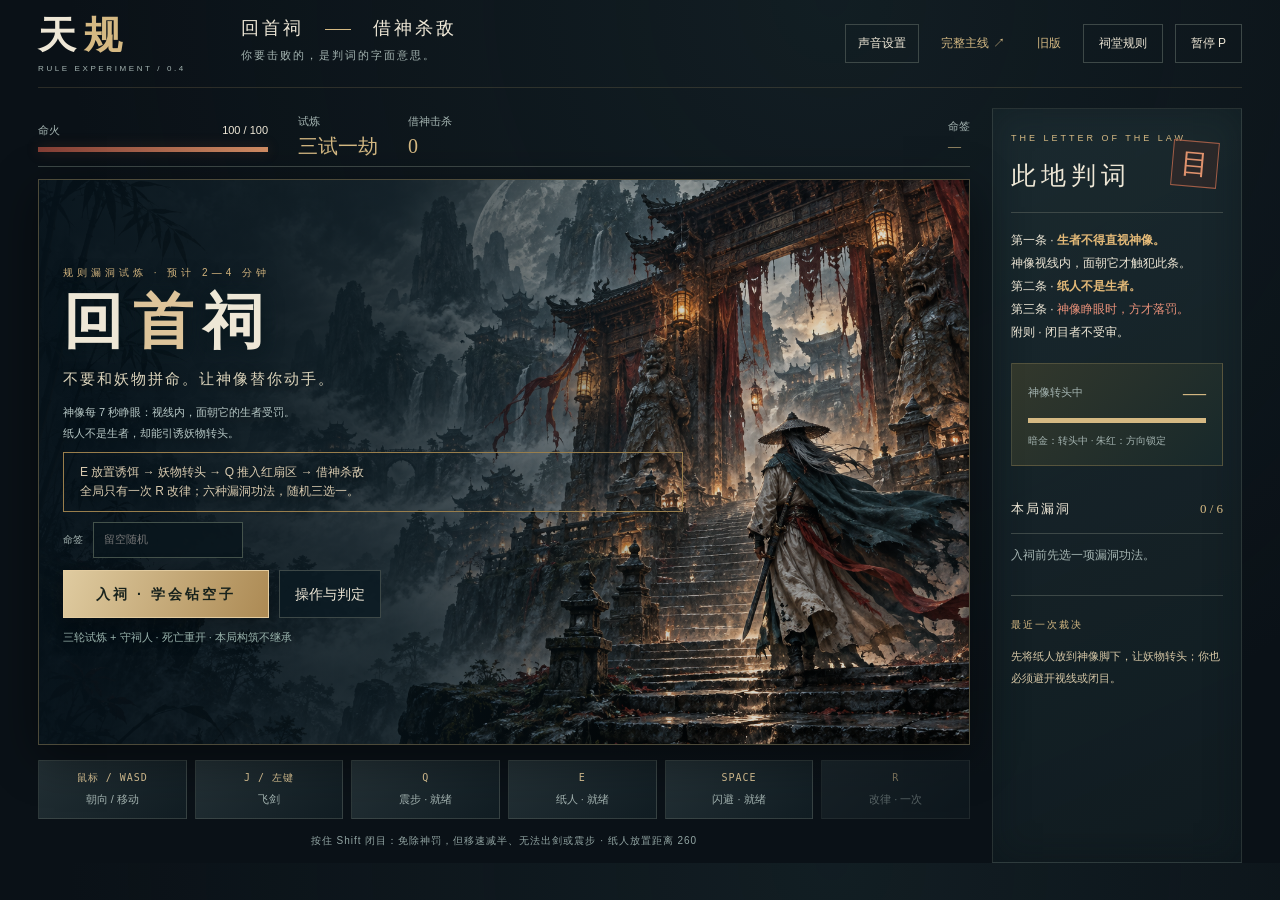
<file: trial.html>
<!doctype html><html lang="zh-CN"><head><meta charset="utf-8"><meta name="viewport" content="width=device-width,initial-scale=1"><title>天规 · 回首祠 · 规则漏洞试炼</title><link rel="stylesheet" href="style.css"><link rel="stylesheet" href="trial.css"></head><body>
<header><a class="brand" href="index.html">天<span>规</span><small>RULE EXPERIMENT / 0.4</small></a><div class="chapter">回首祠 <i></i> 借神杀敌<span>你要击败的，是判词的字面意思。</span></div><nav><a href="campaign.html">完整主线 ↗</a><a href="index.html">旧版</a><button id="helpBtn">祠堂规则</button><button id="pauseBtn">暂停 P</button></nav></header>
<main><section class="game-column"><div class="hud"><div class="life"><span>命火 <b id="hpText">100 / 100</b></span><div class="bar"><div id="hpBar"></div></div></div><div class="hud-item">试炼 <b id="waveText">三试一劫</b></div><div class="hud-item">借神击杀 <b id="lawText">0</b></div><div class="hud-item seed">命签 <b id="seedText">—</b></div></div><div class="stage"><canvas id="game" width="1120" height="680" aria-label="规则试炼：WASD移动，鼠标控制朝向，J飞剑，Q震步，E鼠标处纸人，R改律，Shift闭目"></canvas><div class="stage-caption"><span id="roomLabel">回首祠 · 门前戒碑</span><span id="enemyLabel">纸人不是生者</span></div><div id="verdict" aria-live="polite"></div><div id="toast" role="status"></div><div id="overlay" class="overlay"></div></div>
<div class="skillbar"><div><kbd>鼠标 / WASD</kbd><span>朝向 / 移动</span></div><div><kbd>J / 左键</kbd><span>飞剑</span></div><button id="pushBtn"><kbd>Q</kbd><span id="pushLabel">震步</span></button><button id="paperBtn"><kbd>E</kbd><span id="paperLabel">放纸人</span></button><button id="dashBtn"><kbd>SPACE</kbd><span id="dashLabel">闪避</span></button><button id="editBtn"><kbd>R</kbd><span id="editLabel">改律 · 一次</span></button></div><p class="bottomnote">按住 Shift 闭目：免除神罚，但移速减半、无法出剑或震步 · 纸人放置距离 260</p></section>
<aside><div class="side-top"><span class="eyebrow">THE LETTER OF THE LAW</span><h2>此地判词</h2><span class="seal">目</span></div><div id="rules"></div><div class="bell-panel" id="bellPanel"><span id="bellTitle">神像将睁眼</span><strong id="bellTime">—</strong><div class="bar"><div id="bellBar"></div></div><small>暗金：转头中 · 朱红：方向锁定</small></div><div class="build-heading"><h3>本局漏洞</h3><span id="buildCount">0 / 6</span></div><div id="buildList" class="build-list"></div><div class="side-footer"><span>最近一次裁决</span><p id="causeLog">先将纸人放到神像脚下，让妖物转头；你也必须避开视线或闭目。</p></div></aside></main>
<script src="art.js"></script><script src="audio.js"></script><script src="trial-rules.js"></script><script src="trial.js"></script></body></html>
</file>
<file: style.css>
:root{--ink:#0d1818;--panel:#142222;--line:#31413a;--gold:#cfb579;--paper:#e7e2cf;--muted:#94a59a;--red:#bd5b48;--green:#86b699}*{box-sizing:border-box}body{margin:0;background:#0b1516;color:var(--paper);font:14px/1.6 -apple-system,BlinkMacSystemFont,"PingFang SC","Microsoft Yahei",sans-serif;background-image:radial-gradient(ellipse at 40% 0,#25362e55,transparent 70%)}button,a,input{touch-action:manipulation}button,input{font:inherit}button,a{color:inherit}button{cursor:pointer;border:1px solid var(--line);background:#1b2c29;padding:9px 15px;transition:.15s}button:hover{border-color:var(--gold);background:#2b3930}button:disabled{opacity:.4;cursor:not-allowed}button:focus-visible,a:focus-visible,input:focus-visible{outline:2px solid var(--gold);outline-offset:3px}a{text-decoration:none}header{height:104px;margin:0 38px;border-bottom:1px solid var(--line);display:flex;align-items:center;gap:55px}.brand{font:38px Georgia,"Songti SC",serif;letter-spacing:8px;position:relative;white-space:nowrap}.brand span{color:var(--gold)}.brand small{display:block;font:9px/2 sans-serif;letter-spacing:2px;color:var(--muted)}.chapter{font:18px "Songti SC",serif;letter-spacing:3px}.chapter i{display:inline-block;width:26px;height:1px;background:var(--gold);margin:0 14px;vertical-align:middle}.chapter span{display:block;font:11px/2.8 sans-serif;letter-spacing:2px;color:var(--muted)}nav{margin-left:auto;display:flex;align-items:center;gap:12px;font-size:12px}nav a{color:var(--gold);padding:10px}nav button{background:transparent}main{max-width:1680px;padding:26px 38px 0;margin:auto;display:grid;grid-template-columns:minmax(0,1fr) 250px;gap:26px}.hud{display:flex;align-items:center;gap:30px;height:68px;border-top:1px solid var(--line);border-bottom:1px solid var(--line);margin-bottom:15px}.life{width:230px}.life span{display:flex;justify-content:space-between;font-size:11px;color:var(--muted)}.life b{font-weight:400;color:var(--paper)}.bar{height:4px;background:#26362e;margin-top:8px}.bar div{height:100%;background:var(--red);transition:width .15s}.hud-item{font-size:11px;color:var(--muted)}.hud-item b{display:block;color:var(--gold);font:20px/1.5 Georgia,serif}.seed{margin-left:auto}.seed b{font-size:13px}.stage{position:relative;border:1px solid #425045;background:#10201e;aspect-ratio:1120/680;overflow:hidden}canvas{width:100%;height:100%;display:block}.stage-caption{position:absolute;top:15px;left:20px;right:20px;display:flex;justify-content:space-between;pointer-events:none;font-size:11px;letter-spacing:2px;color:#b5bd9a}.stage-caption span:last-child{color:#83998c}.skillbar{display:flex;gap:8px;margin-top:15px;align-items:stretch}.skillbar>div,.skillbar>button{flex:1;display:flex;flex-direction:column;align-items:center;justify-content:center;gap:6px;padding:10px 2px;background:#152320;border:1px solid var(--line);font-size:11px;color:var(--muted)}kbd{font:10px/1.4 monospace;letter-spacing:1px;color:var(--paper)}.bottomnote{text-align:center;color:#72877b;font-size:10px;letter-spacing:1px;margin:14px 0}.side-top{position:relative;padding:16px 0 22px;border-bottom:1px solid var(--line)}.eyebrow{font:9px sans-serif;letter-spacing:3px;color:var(--gold)}h2{font:27px "Songti SC",serif;font-weight:400;letter-spacing:5px;margin:12px 0 0}.seal{position:absolute;right:5px;top:32px;color:#c26b51;border:1px solid #a05d47;font:28px "Songti SC",serif;padding:3px 8px;transform:rotate(5deg)}.rule{margin:20px 0;padding-left:14px;border-left:2px solid var(--gold)}.rule b{font:17px/1.6 "Songti SC",serif;color:var(--paper)}.rule p{font-size:11px;line-height:1.8;color:var(--muted);margin:7px 0}.rule .tag{font-size:9px;letter-spacing:2px;color:var(--gold)}.bell-panel{padding:16px;background:#1e2e27;border:1px solid #3a4b3c;margin:20px 0}.bell-panel>span{font-size:11px;color:var(--muted)}.bell-panel strong{float:right;font:23px Georgia;color:var(--gold)}.bell-panel .bar{clear:both;margin-top:15px}.bell-panel .bar div{background:var(--gold)}.bell-panel small{font-size:10px;color:var(--muted);display:block;margin-top:10px}.bell-panel.danger{border-color:var(--red);background:#402923}.build-heading{display:flex;align-items:center;justify-content:space-between;border-bottom:1px solid var(--line)}h3{font-size:13px;font-weight:400;letter-spacing:2px}.build-heading span{font:13px Georgia;color:var(--gold)}.build-list{max-height:260px;overflow:auto}.build-item{padding:11px 0;border-bottom:1px solid #26392e;font-size:12px;display:flex;gap:8px;align-items:center}.build-item .glyph{color:var(--gold);border:1px solid #536044;width:27px;height:27px;text-align:center;line-height:27px}.build-item small{display:block;font-size:10px;color:var(--muted)}.build-item em{margin-left:auto;color:var(--gold);font-style:normal}.muted{color:var(--muted);font-size:12px}.side-footer{margin-top:24px;padding-top:16px;border-top:1px solid var(--line)}.side-footer>span{font-size:10px;color:var(--gold);letter-spacing:2px}.side-footer p{font-size:11px;color:var(--muted);line-height:2}.side-footer b{color:var(--paper)}.overlay{position:absolute;inset:0;background:rgba(8,18,18,.88);backdrop-filter:blur(5px);display:flex;align-items:center;justify-content:center;padding:26px;overflow:auto}.overlay.hidden{display:none}.screen{width:100%;max-width:780px;max-height:100%;text-align:center}.screen .eyebrow{color:#b4bd95;font-size:10px;letter-spacing:4px}.screen h1{font:76px/1 "Songti SC",Georgia,serif;font-weight:400;letter-spacing:18px;color:var(--paper);margin:28px 0 16px}.screen h1 span{color:var(--gold)}.screen h2{font-size:29px;letter-spacing:5px;margin:8px 0 10px}.screen .subtitle{color:#b1bca7;font:15px/2 "Songti SC",serif;letter-spacing:2px}.screen .intro{font-size:12px;color:var(--muted);line-height:1.9;max-width:550px;margin:14px auto}.primary{background:var(--gold);color:#18221c;border-color:var(--gold);font-weight:600;letter-spacing:3px;padding:12px 32px}.primary:hover{background:#e5cea0;color:#0b1711}.actions{display:flex;gap:10px;justify-content:center;margin-top:20px}.screen input{border:1px solid #455544;background:#11211e;color:var(--paper);padding:8px 10px;width:150px;font-size:11px}.seed-input{display:flex;gap:10px;align-items:center;justify-content:center;margin-top:14px;color:var(--muted);font-size:10px}.cards{display:grid;grid-template-columns:repeat(3,1fr);gap:12px;margin:22px 0 10px}.card{position:relative;text-align:left;min-height:168px;background:#1c2c27;border:1px solid #42533f;padding:20px 16px;white-space:normal}.card:hover{transform:translateY(-3px);background:#28372c}.card .glyph{display:block;font:33px "Songti SC",serif;color:var(--gold);margin-bottom:12px}.card h3{font:17px "Songti SC",serif;letter-spacing:2px;margin:0 0 9px}.card p{font-size:11px;line-height:1.8;color:#b6c1af;margin:0}.card .rarity{display:block;font-size:9px;letter-spacing:2px;color:var(--gold);margin-bottom:8px}.card.selected{border-color:var(--gold);box-shadow:inset 0 0 0 1px var(--gold)}.starter-cards{max-width:590px;margin:20px auto 0;gap:10px}.starter-cards .card{min-height:90px;padding:12px 14px}.starter-cards .card h3{font-size:14px}.starter-cards .card p{font-size:10px}.stats{display:flex;justify-content:center;gap:30px;color:var(--muted);font-size:11px;margin:18px 0}.stats b{color:var(--gold);font:22px Georgia;display:block}.path{display:flex;justify-content:center;gap:8px;align-items:center;margin:18px 0}.path span{font-size:10px;width:31px;height:31px;border:1px solid var(--line);border-radius:50%;display:grid;place-items:center;color:var(--muted)}.path .done{background:#3d503a;color:var(--paper)}.path .current{border-color:var(--gold);color:var(--gold)}.path i{width:22px;height:1px;background:var(--line)}#toast{position:absolute;left:50%;bottom:25px;transform:translateX(-50%);padding:9px 18px;background:#10221eef;border:1px solid #6b7654;color:#e0d3aa;font-size:12px;text-align:center;pointer-events:none;opacity:0;transition:opacity .2s;max-width:90%;width:max-content;z-index:3}.help-grid{display:grid;grid-template-columns:1fr 1fr;text-align:left;gap:12px;margin:15px 0}.help-grid p{margin:0;padding:12px;background:#1b2d27;font-size:12px;color:var(--muted)}.help-grid b{color:var(--gold)}@media(max-width:1100px){header{margin:0 20px;gap:25px}.chapter{display:none}main{padding:20px;gap:16px;grid-template-columns:minmax(0,1fr) 210px}.screen h1{font-size:52px;margin:15px 0}.card{padding:12px;min-height:140px}.cards{margin:12px 0}.card .glyph{font-size:24px;margin-bottom:6px}.hud{gap:20px}.screen .intro{font-size:11px}.overlay{padding:18px}.starter-cards .card{min-height:70px}.actions{margin-top:12px}.screen .subtitle{font-size:13px}.stats{margin:8px}.side-top{padding-top:8px}.life{width:170px}}@media(max-width:800px){header{height:80px}.brand{font-size:28px}nav{gap:4px}nav button{padding:7px}main{display:block;padding:12px}aside{display:grid;grid-template-columns:1fr 1fr;gap:10px;margin-top:14px}.side-top,.side-footer{display:none}.bell-panel{margin:0}.build-list{max-height:150px}.build-heading{display:none}.rule{margin:0 0 12px}.stage{min-height:420px;aspect-ratio:auto}canvas{object-fit:contain}.seed{display:none}.overlay{padding:12px}.screen h1{font-size:46px}.card{min-height:135px;padding:10px}.card p{font-size:10px}.screen .intro{margin:8px auto}.bottomnote{font-size:9px}.starter-cards .card p{font-size:9px}.hud{height:56px}.skillbar{gap:4px}}
/* Art edition: aged bronze, jade mist and vermilion paper. */
:root{--line:#3d4847;--gold:#d5b983;--paper:#eee7d6;--muted:#a4b4b1}
body{background:#0a1117;background-image:radial-gradient(ellipse at 65% 0,#273f4345,transparent 65%)}
header{height:88px;border-color:#b7a16c30}.brand{font-weight:600}.brand small{font-size:8px;letter-spacing:2.6px}
main{padding-top:20px;gap:22px}.hud{height:59px;margin-bottom:12px;border-top:0}.bar{height:5px;background:#080f13}.life .bar div{background:linear-gradient(90deg,#843e35,#d18d64);box-shadow:0 0 13px #b95b3840}
.stage{border-color:#89755480;box-shadow:0 12px 45px #0007,inset 0 0 0 4px #baaa7033}.stage-caption{top:0;left:0;right:0;padding:14px 20px;background:linear-gradient(#08131cd9,transparent);color:#d8c69d;text-shadow:0 1px 4px #000}.stage-caption span:last-child{color:#bccac3}
aside{padding:0 18px 18px;background:linear-gradient(155deg,#1c2c31dd,#101b20);border:1px solid #6e756740;box-shadow:inset 0 0 35px #080f1460}.side-top{padding-bottom:20px}.side-top h2{font-size:25px}.seal{background:#6b2d2338;color:#e0926d}.rule{border-color:#a38e61}.bell-panel{background:linear-gradient(135deg,#33382c,#17282a);border-color:#b39b634d}.bell-panel.danger{background:linear-gradient(135deg,#5b302a,#282126);box-shadow:0 0 20px #a6462522}.side-footer{margin-top:18px}
.skillbar>div,.skillbar>button{background:linear-gradient(135deg,#233035,#101c22);border-color:#68716655}.skillbar button:hover{border-color:var(--gold);box-shadow:inset 0 0 20px #b49b4e20}.skillbar kbd{color:#dfc797}.bottomnote{color:#92a5a3}
.overlay{background:#07121ce8;backdrop-filter:blur(7px)}.screen h2{color:#e3c99c}.screen .eyebrow{color:#d2b47e}.screen .subtitle{color:#ded6bd}.screen .intro{color:#b6c7c5}
body[data-screen="menu"] .overlay{background:linear-gradient(90deg,#06121aee 0%,#07141bbb 38%,#07141b22 72%),url('assets/title.png') center/cover;backdrop-filter:none;justify-content:flex-start;padding:30px 38px}
body[data-screen="menu"] .screen{max-width:540px;text-align:left;text-shadow:0 2px 12px #0009}
body[data-screen="menu"] .screen h1{font-size:88px;letter-spacing:24px;margin:22px 0 18px;font-weight:600;text-shadow:0 3px 20px #06151a}
body[data-screen="menu"] .screen h1 span{color:#ddc49a}
body[data-screen="menu"] .intro{margin:12px 0;max-width:440px}
body[data-screen="menu"] .starter-cards{margin:18px 0 0;max-width:480px}
body[data-screen="menu"] .actions,body[data-screen="menu"] .seed-input{justify-content:flex-start}
.card{background:linear-gradient(150deg,#304047e8,#142127);border:1px solid #8c876157;box-shadow:inset 0 0 24px #07111966,0 8px 20px #0003;padding-top:25px}
.card:before{content:'';position:absolute;inset:5px;border:1px solid #b8a36c25;pointer-events:none}
.card .glyph{width:55px;height:64px;text-align:center;padding-top:6px;background:linear-gradient(155deg,#d5bc89,#92734c);color:#67382c;box-shadow:0 3px 10px #0005;clip-path:polygon(0 0,100% 0,100% 90%,85% 100%,0 100%);font-size:32px;text-shadow:none}
.card:hover{background:linear-gradient(150deg,#3d514e,#21312e)}.card.selected{background:linear-gradient(135deg,#4a4d39df,#152b2bed);box-shadow:inset 0 0 0 1px #b7a476}
.starter-cards .card{background:#0b1b24c9}.starter-cards .card.selected{background:#485043b8}.starter-cards .card:disabled{opacity:.6}.primary{background:linear-gradient(110deg,#dfcba0,#ac8a54);border-color:#e3cca0;box-shadow:0 4px 20px #0005;text-shadow:none}.screen input{background:#09151ddb;border-color:#78877588}.screen button:not(.primary):not(.card){background:#0b1b23d9}.path .current{box-shadow:0 0 12px #ddbe6625}
@media(max-width:1300px){body[data-screen="menu"] .overlay{padding:24px}body[data-screen="menu"] .screen{max-width:470px}body[data-screen="menu"] .screen h1{font-size:66px;margin:12px 0}body[data-screen="menu"] .starter-cards{margin-top:12px}body[data-screen="menu"] .starter-cards .card{padding:10px;min-height:78px}body[data-screen="menu"] .intro{margin:8px 0;font-size:11px}body[data-screen="menu"] .seed-input{margin-top:10px}body[data-screen="menu"] .actions{margin-top:12px}}
@media(max-width:800px){header{height:76px}aside{padding:14px}body[data-screen="menu"] .overlay{padding:20px;background-position:62% center}body[data-screen="menu"] .screen{max-width:450px}body[data-screen="menu"] .screen h1{font-size:56px}.screen .eyebrow{font-size:9px}.stage-caption{font-size:9px}.starter-cards .card h3{font-size:12px}}
.audio-controls{position:relative;z-index:10;font-size:12px}.audio-controls summary{cursor:pointer;border:1px solid var(--line);padding:9px 12px;list-style:none}.audio-controls summary:focus-visible{outline:2px solid var(--gold)}.audio-popover{position:absolute;right:0;top:46px;width:260px;padding:20px;background:#112028;border:1px solid #998360;box-shadow:0 10px 35px #000a}.audio-popover b{font:20px 'Songti SC',serif;color:var(--gold)}.audio-popover p{font-size:10px;color:var(--muted);line-height:1.8}.audio-popover label{display:block;margin-top:15px}.audio-popover output{float:right;color:var(--gold)}.audio-popover input{display:block;width:100%;margin:10px 0;accent-color:var(--gold)}.audio-popover button{padding:5px 10px;font-size:11px}@media(max-width:800px){nav{flex-wrap:wrap;justify-content:flex-end}.audio-controls summary{padding:7px}.audio-popover{right:-75px}}

.trial-entry{margin:12px 0}.trial-entry a{display:inline-block;padding:8px 16px;border:1px solid #d7bb7c;background:#2a3e3be8;color:#ecd39e;font-size:14px}.trial-entry small{display:block;font-size:10px;color:#b2c7bc}
</file>
<file: trial.css>
#verdict{position:absolute;top:48px;left:50%;transform:translateX(-50%);background:#09131de8;color:#f0d8a4;border:1px solid #c1a16a;padding:7px 16px;text-align:center;pointer-events:none;opacity:0;font-size:13px;max-width:88%;width:max-content}.trial-rule strong{color:#e4ba78}.trial-rule{line-height:1.9;font-size:12px;margin:16px 0}.trial-rule em{font-style:normal;color:#ed937b}.trial-hint{border:1px solid #997e4c;padding:10px 16px;color:#d9cbb0;font-size:12px}.trial-stats{display:grid;grid-template-columns:repeat(3,1fr);gap:10px;margin:16px 0}.trial-stats div{padding:10px;background:#1b2d30;color:var(--muted);font-size:11px}.trial-stats b{display:block;font-size:22px;color:var(--gold)}.feedback{border-top:1px solid var(--line);margin-top:16px;padding-top:10px;font-size:11px}.feedback button{font-size:11px;padding:7px;margin:4px}.feedback button.chosen{border-color:var(--gold);color:var(--gold)}.trial-notice{color:#99b3ac;font-size:11px}.screen .trial-title{font-size:60px!important;letter-spacing:10px!important}body[data-screen="menu"] .screen{max-width:620px}.trial-card-info{font-size:11px;line-height:1.8;color:#c3caba}.trial-choices .card{min-height:220px}.build-list{max-height:220px}#causeLog{min-height:70px;color:#d6c7a6}.skillbar button:disabled{opacity:.5}@media(max-width:1100px){.screen .trial-title{font-size:45px!important}.trial-choices .card{min-height:190px;padding:12px}.screen .trial-hint{font-size:11px}}@media(max-width:800px){.stage{min-height:460px}.trial-stats{gap:5px}.trial-stats div{padding:5px}.trial-choices .card{min-height:170px}.trial-choices .card .glyph{display:none}.trial-choices .card p{font-size:10px}.screen .trial-title{font-size:40px!important}}
</file>
<file: campaign.css>
/* Campaign presentation: readable narrative, visible progression, same combat canvas. */
#journey{display:flex;gap:6px;align-items:center;min-height:32px;margin-bottom:8px;font-size:10px;color:var(--muted);flex-wrap:wrap}#journey b{color:var(--gold);margin-right:6px}#journey span{padding:3px 8px;border:1px solid #58685b50}#journey .current{color:#f3d499;border-color:#d5b983}#journey .done{color:#b8d2bc;background:#243c32}.objective{padding:14px;background:#28382c;border-left:2px solid var(--gold);margin-top:16px}.objective>span{color:var(--gold);font-size:11px}.objective p{font-size:12px;margin:5px 0}.objective small{color:#a1b3ac;font-size:10px}.dialogue{text-align:left;max-width:630px;margin:auto;padding:16px 26px;border-left:2px solid #aa8860;background:linear-gradient(90deg,#253435,#18282b55)}.dialogue p{font-size:14px;line-height:1.95;color:#dfdfcd;margin:12px 0}.story-speaker{color:#d6bc85;font-size:12px;letter-spacing:3px}.screen .intro{font-size:13px}.screen .story-title{font-size:28px;letter-spacing:2px;line-height:1.5}.screen .campaign-title{font-size:64px!important;letter-spacing:12px!important}.route-cards{grid-template-columns:1fr 1fr}.card .connection{display:block;margin-top:12px;font-size:11px;color:#b2e5c8;border-top:1px solid #7c977455;padding-top:8px}.card .risk{color:#e6a18c}.camp-options{display:flex;gap:10px;flex-wrap:wrap;justify-content:center}.book-body{text-align:left;max-height:360px;overflow-y:auto;padding:4px 12px}.book-body h3{font-size:16px;color:#e1c99c}.book-body p{font-size:12px;color:#bdcec4}.book-skills{display:grid;grid-template-columns:1fr 1fr;gap:8px}.book-skills article{padding:12px;border:1px solid #4a6257}.book-skills article.owned{border-color:#b6a06c;background:#304439}.book-skills h3{margin:0 0 8px}.book-log{font-size:11px;color:#bad0c5;line-height:1.9}.build-item{cursor:pointer}.build-item:hover{background:#304238}.screen .fineprint{font-size:11px;color:#9fb4ad}.actions{flex-wrap:wrap}.screen .card{min-height:160px}.overlay{align-items:safe center}.screen{padding-bottom:8px}.story-ribbon{width:46px;height:3px;background:#ad5046;margin:20px auto}.hud{gap:22px}.stage{min-height:560px}.stage canvas{object-fit:contain}#toast{bottom:12px;font-size:11px}body[data-screen="story"] .overlay{background:linear-gradient(110deg,#0b1728f2,#182b2cef)}.trial-stats{grid-template-columns:repeat(3,1fr)}
@media(max-width:1100px){.stage{min-height:540px}main{grid-template-columns:minmax(0,1fr) 210px}.dialogue{padding:12px 18px}.dialogue p{font-size:13px}.screen .campaign-title{font-size:48px!important}.hud{gap:14px}nav{gap:6px}header{gap:20px}}
@media(max-width:800px){main{display:block}.stage{min-height:560px}.screen .card{min-height:160px}.dialogue p{font-size:13px}.dialogue{padding:10px 14px}.screen .story-title{font-size:23px}.cards{gap:7px}.card .glyph{display:none}.card p{font-size:11px}.book-skills{grid-template-columns:1fr}.book-body{max-height:330px}.objective{margin:0}.side-footer{display:block;margin:0;padding:10px}.seed{display:block}.life{min-width:140px}#journey{font-size:9px}header{height:auto;min-height:82px;flex-wrap:wrap;padding:10px 0;gap:10px}nav{margin-left:0}.audio-popover{right:0}}

.test-controls{padding:14px 38px;color:#bba77c;font-size:11px}.test-controls button{margin-left:12px;font-size:11px}
.stage canvas{position:absolute;inset:0;width:100%;height:100%;object-fit:contain}.stage{background:#0b171c}
@media(max-width:800px){body[data-screen="combat"] .stage{min-height:0;aspect-ratio:1120/680}body[data-screen="combat"] .stage-caption{font-size:8px;padding:9px}body[data-screen="combat"] .hud{margin-bottom:7px}}

.build-path{text-align:left;padding:12px;background:#233833;border:1px solid #8b825955;margin:10px 0;color:#ddc48d}.build-path p{font-size:11px;line-height:1.6;color:#b6c9bf}.resonance{padding:7px 0;border-top:1px solid #8b825933;font-size:11px;color:#9eafa5}.resonance small{display:block;margin-top:4px;font-size:10px;line-height:1.5}.resonance.ready{color:#f3d18b}.vow-effect{color:#e0c183!important}
</file>
